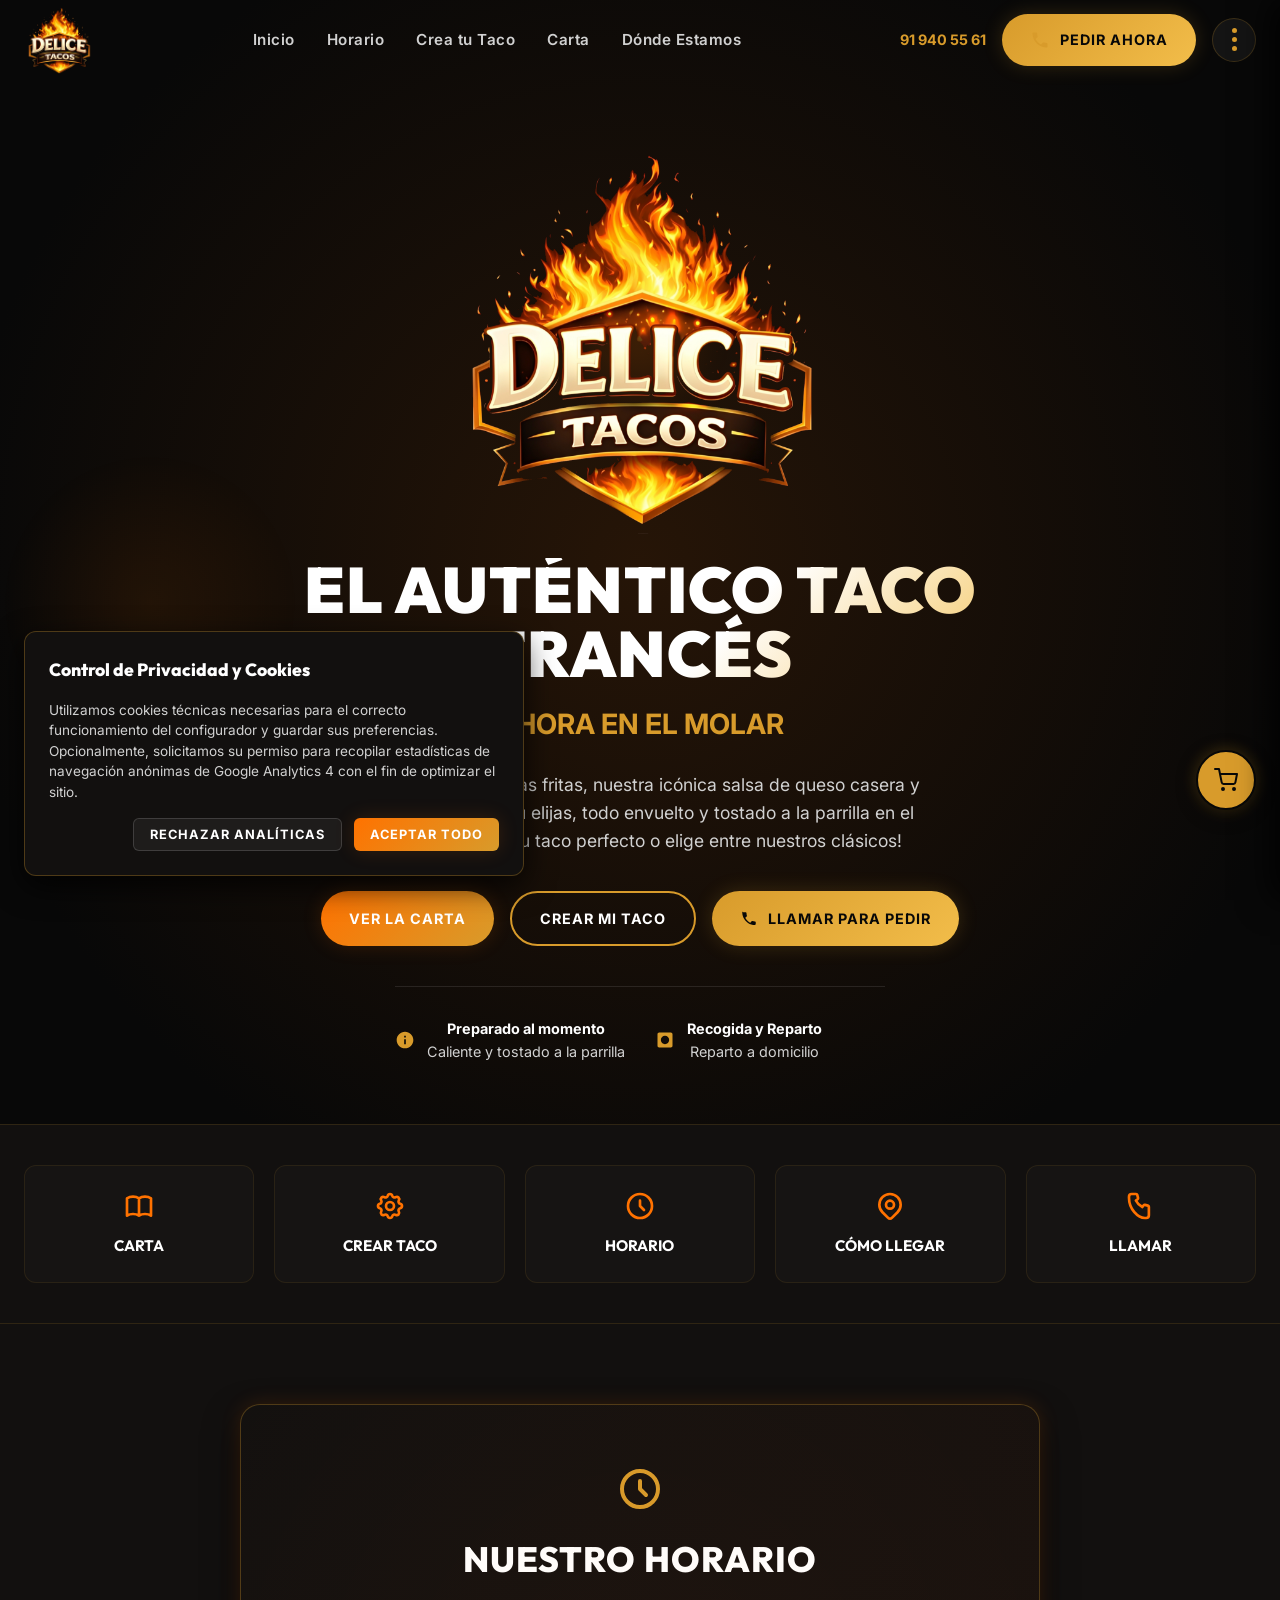
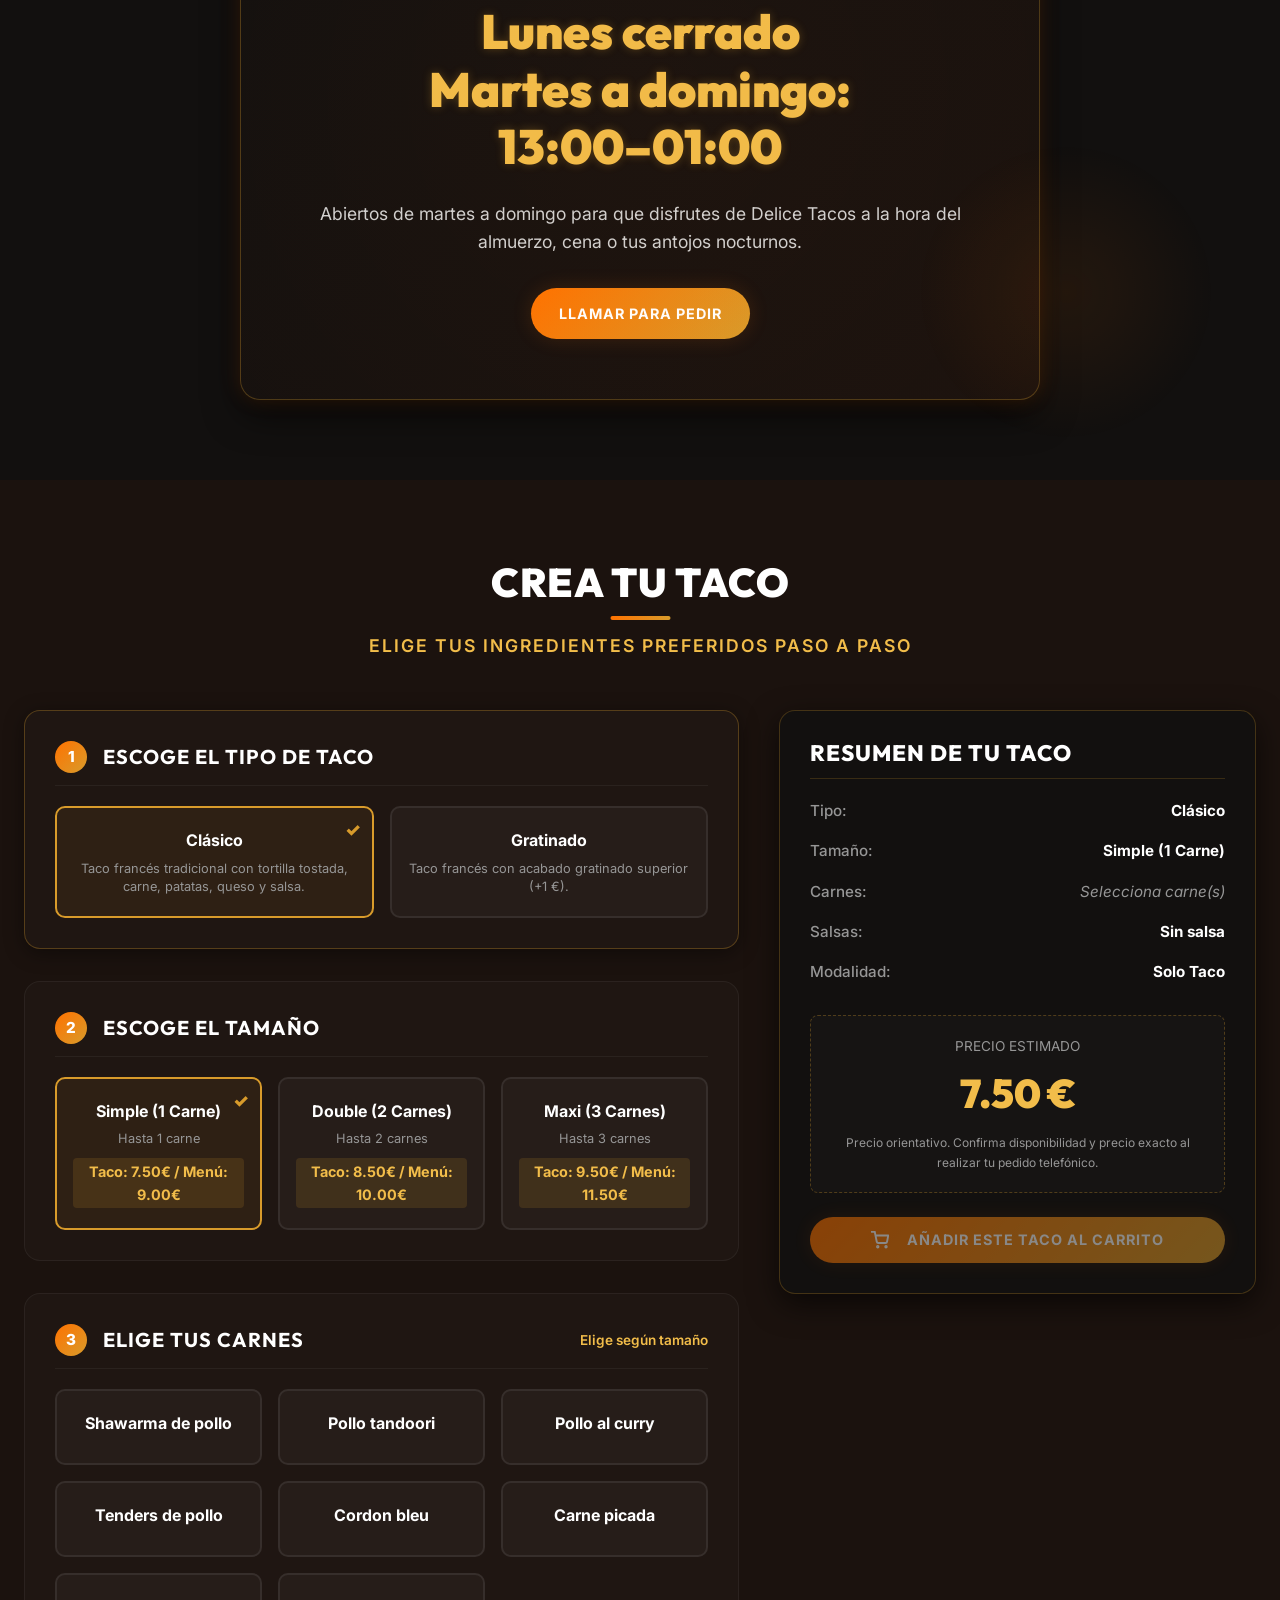
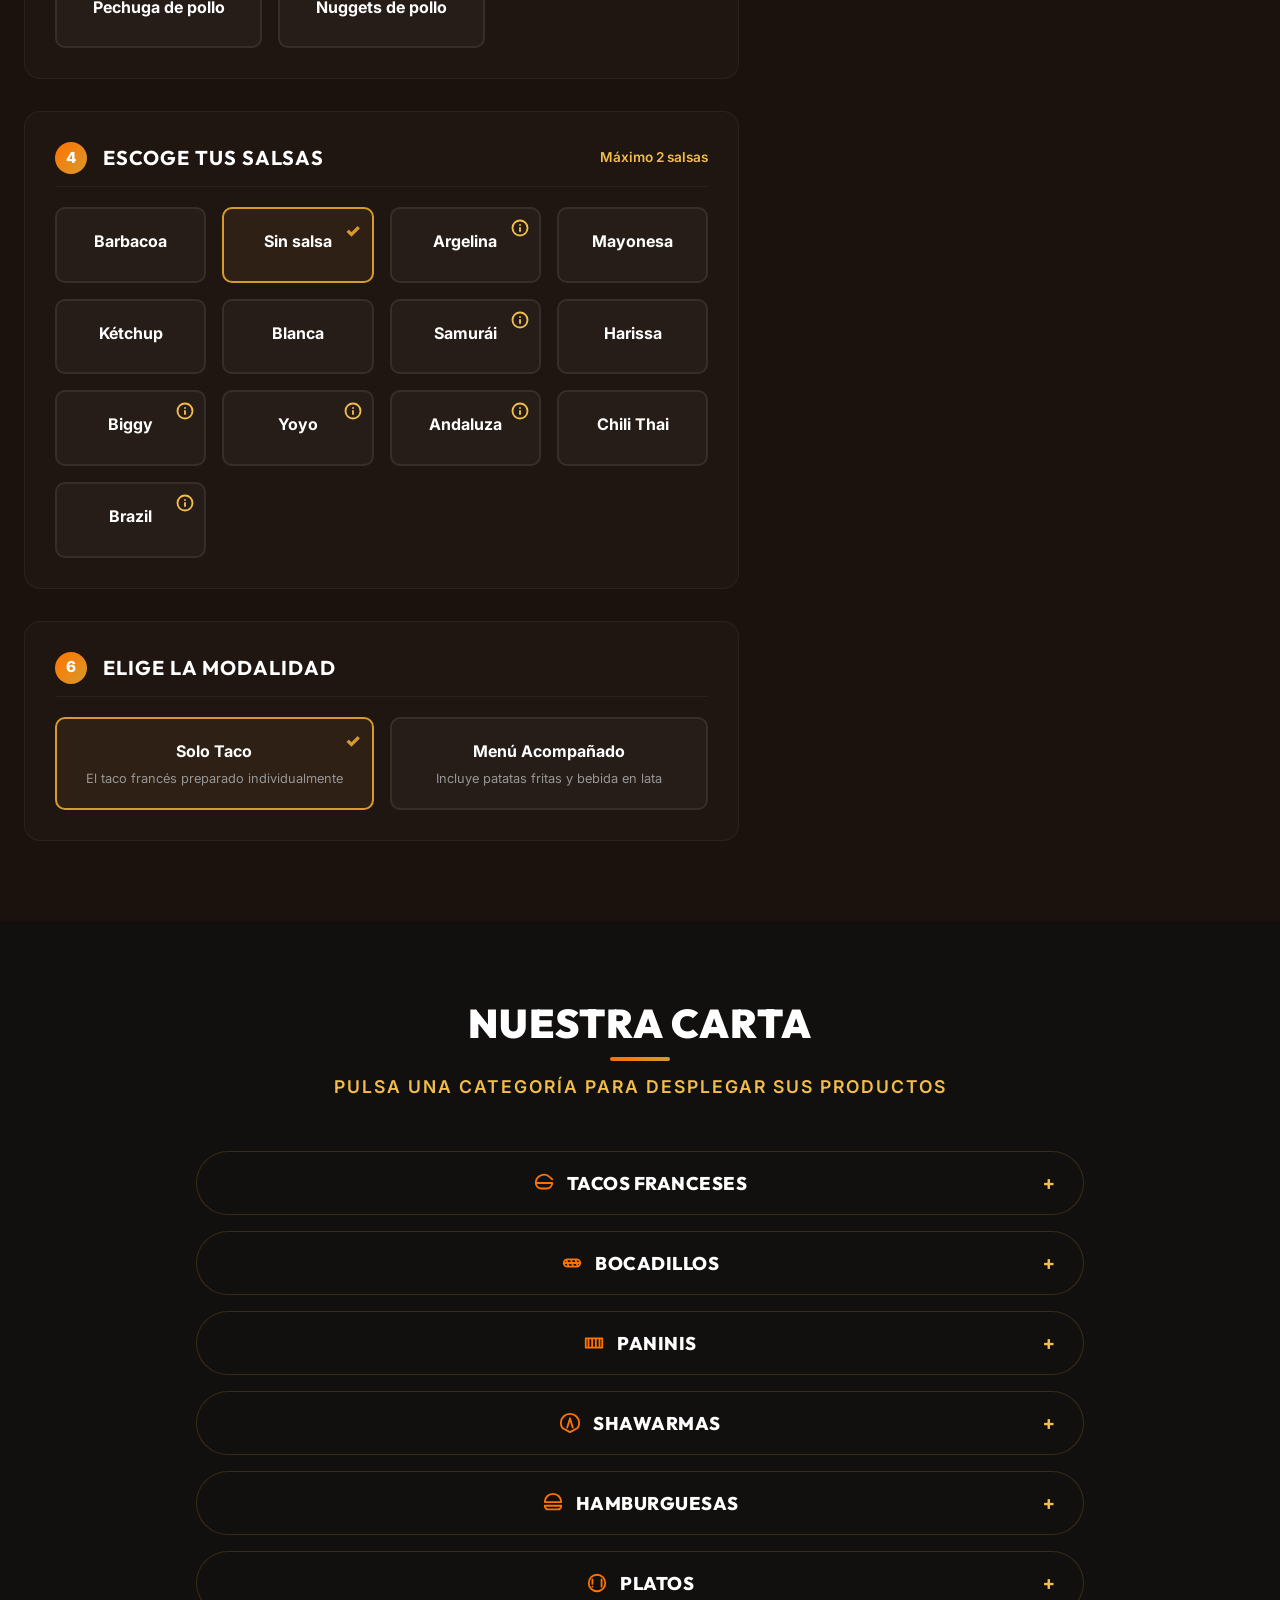
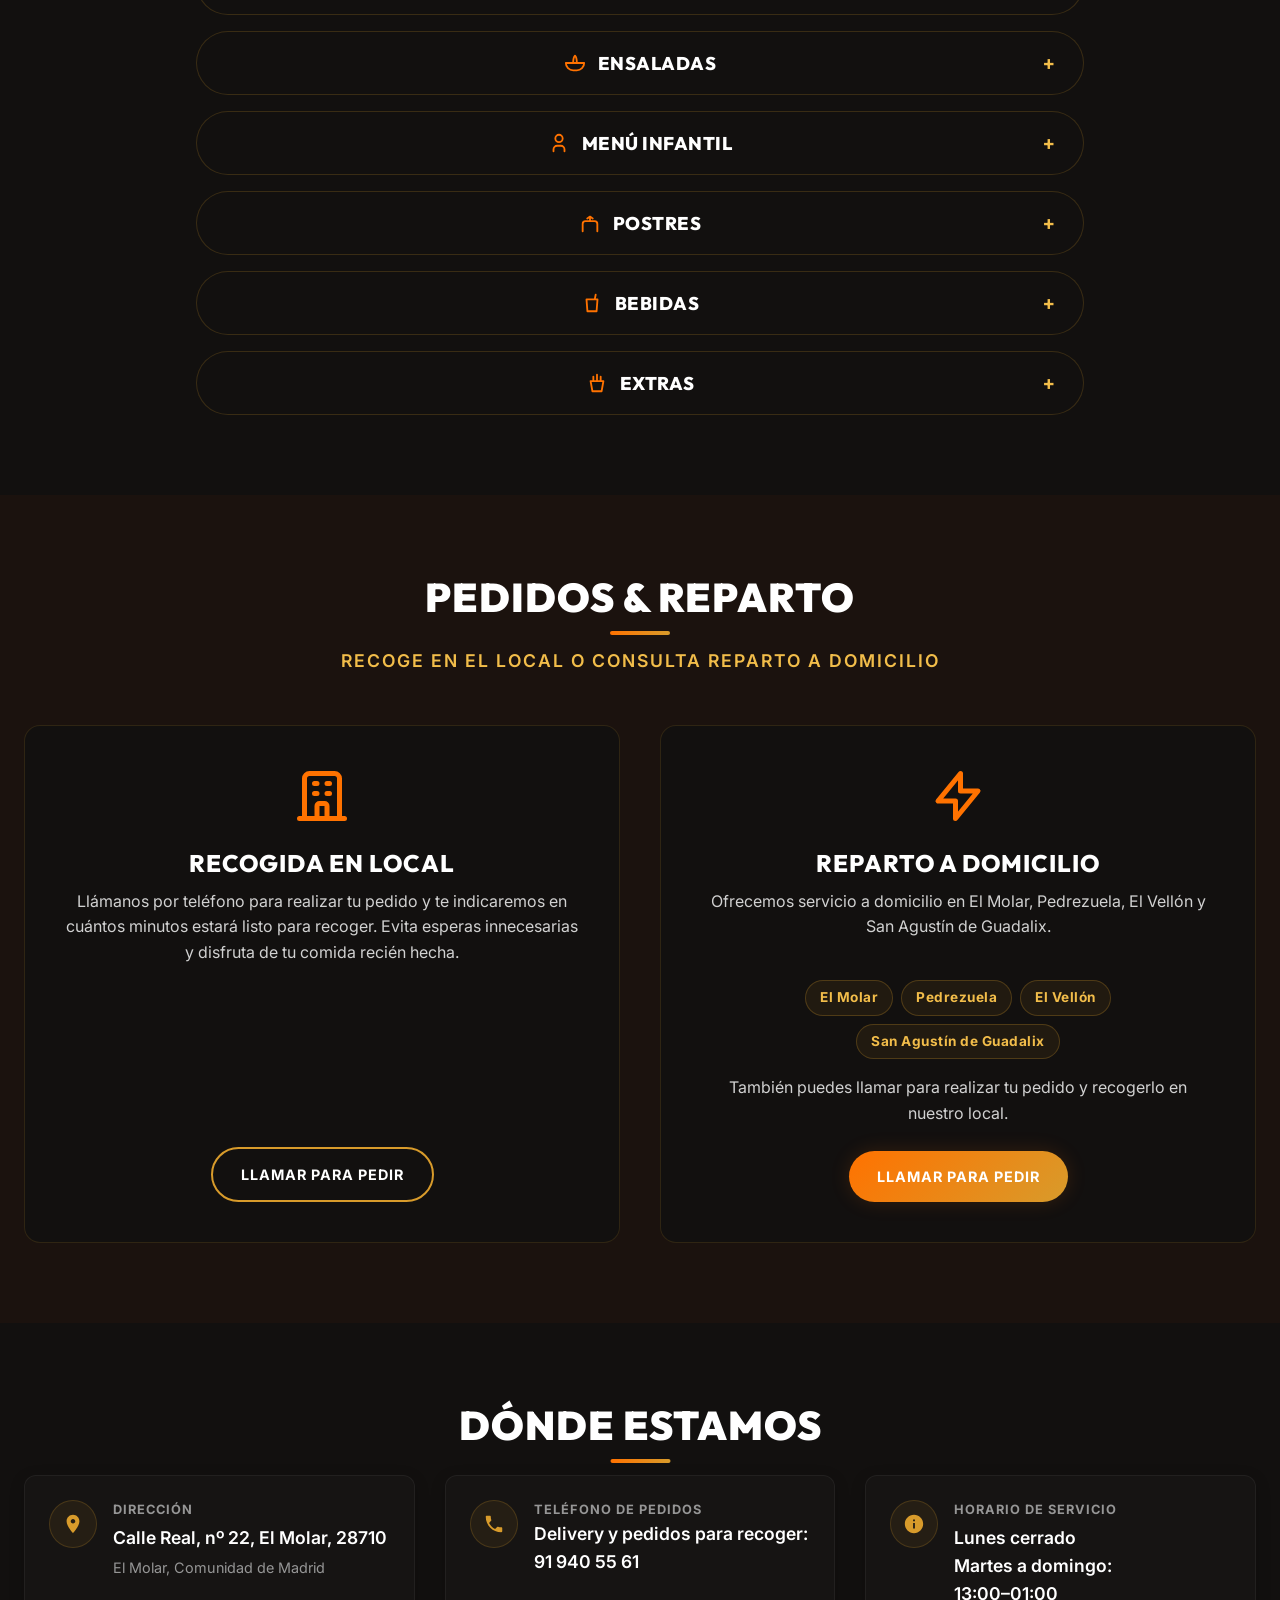
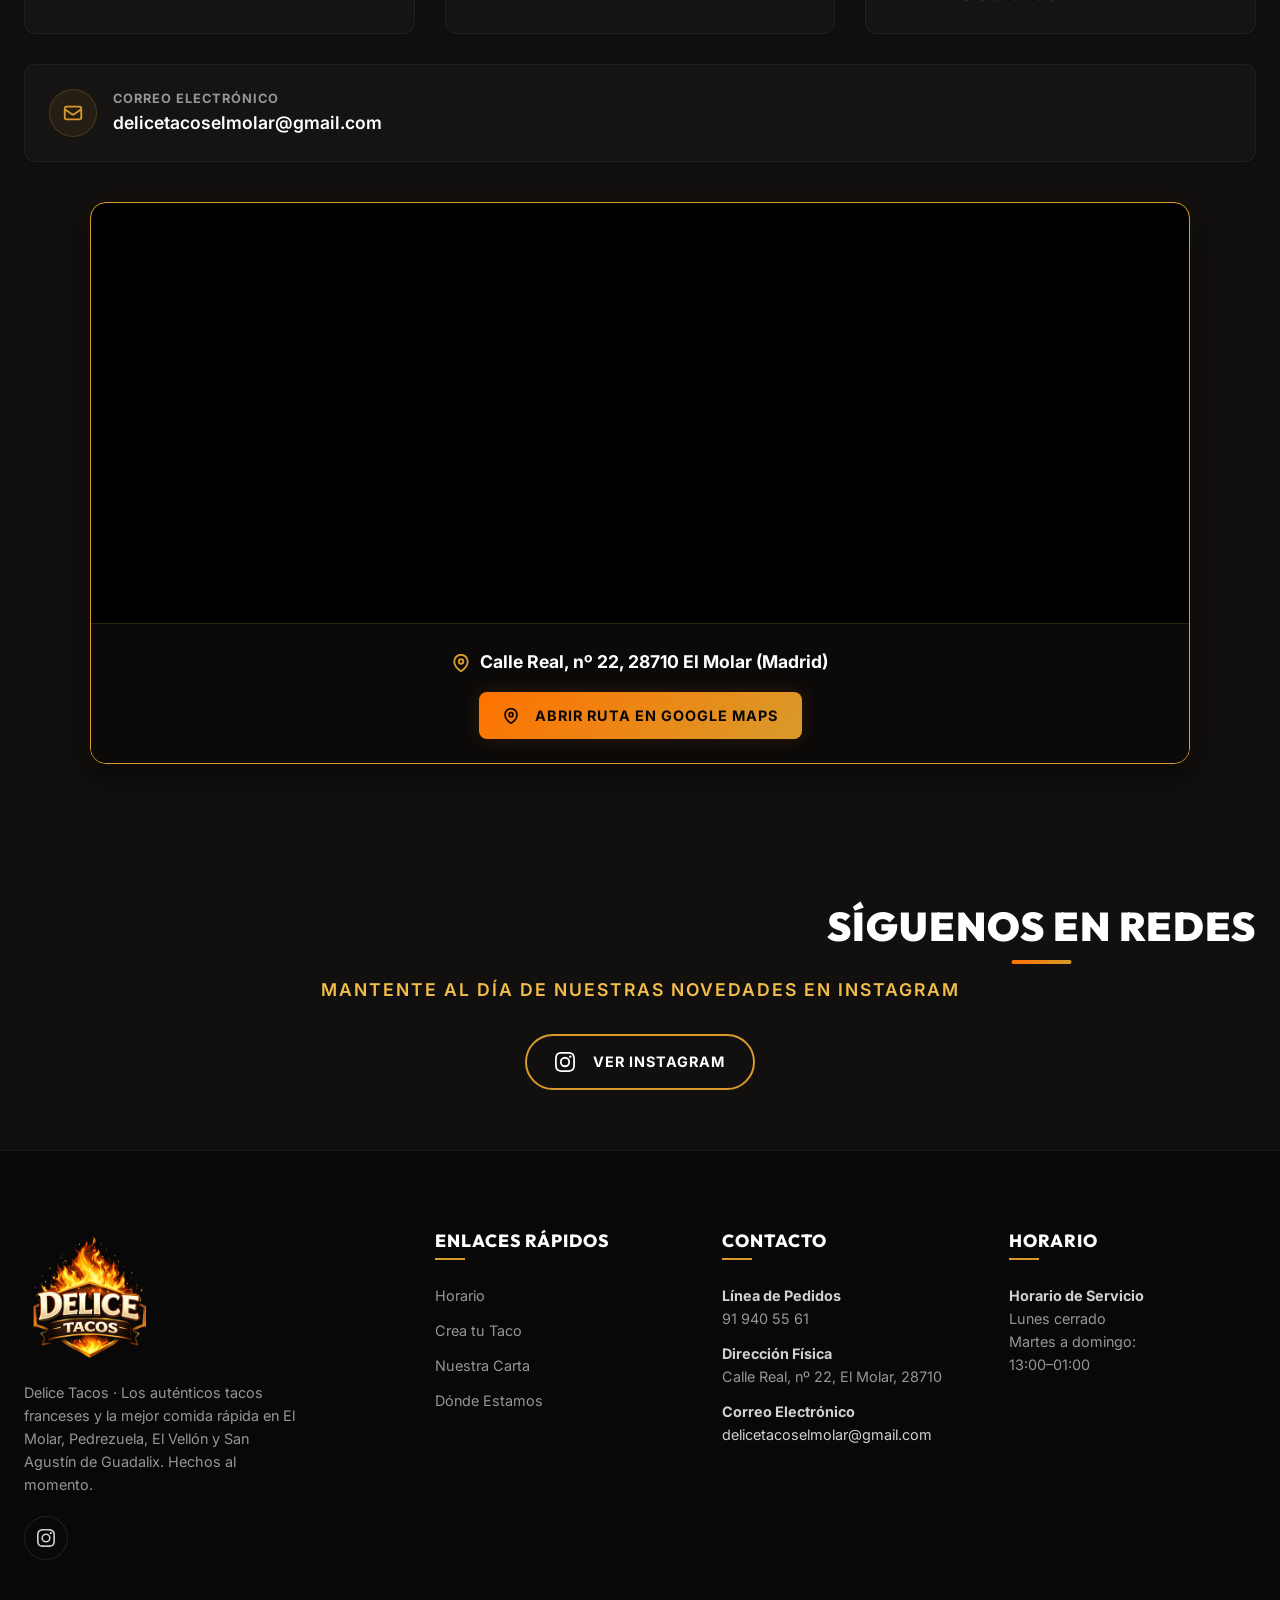
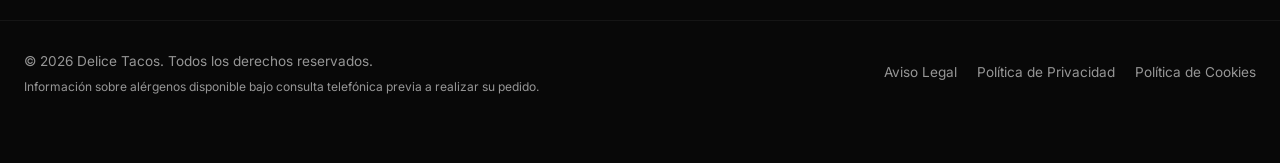
<file: tacos de4lice8/index.html>
<!DOCTYPE html>
<html lang="es">
<head>
  <meta charset="UTF-8">
  <meta name="viewport" content="width=device-width, initial-scale=1.0">
  
  <!-- SEO Meta Tags -->
  <title>Delice Tacos | Tacos franceses en El Molar</title>
  <meta name="description" content="Descubre Delice Tacos en El Molar. Tacos franceses, hamburguesas, shawarmas, bocadillos y mucho más. Lunes cerrado. Martes a domingo de 13:00 a 01:00. ¡Llama y pide!">
  <link rel="canonical" href="https://www.delicetacos.es/">
  
  <!-- Open Graph / Facebook -->
  <meta property="og:type" content="website">
  <meta property="og:url" content="https://www.delicetacos.es/">
  <meta property="og:title" content="Delice Tacos | Tacos franceses en El Molar">
  <meta property="og:description" content="Personaliza tu taco francés clásico o gratinado con ingredientes a tu gusto en El Molar. Hamburguesas, Bocadillos, Paninis y Shawarmas. Lunes cerrado. Martes a domingo: 13:00-01:00.">
  <meta property="og:image" content="https://www.delicetacos.es/assets/images/hero-taco.jpg">

  <!-- Favicon -->
  <link rel="icon" type="image/png" href="assets/logo/logo-small.png">
  
  <!-- CSS Stylesheets -->
  <link rel="stylesheet" href="styles/main.css?v=5">
  <link rel="stylesheet" href="styles/responsive.css?v=5">
  <link rel="stylesheet" href="styles/cart.css?v=5">
  
  <!-- Structured Data (JSON-LD) - Local Business & Restaurant -->
  <script type="application/ld+json">
    {
      "@context": "https://schema.org",
      "@graph": [
        {
          "@type": "Restaurant",
          "@id": "https://www.delicetacos.es/#restaurant",
          "name": "Delice Tacos",
          "image": "https://www.delicetacos.es/assets/images/hero-taco.jpg",
          "url": "https://www.delicetacos.es/",
          "telephone": "+34919405561",
          "priceRange": "€",
          "servesCuisine": ["French Tacos", "Burgers", "Shawarmas", "Halal"],
          "address": {
            "@type": "PostalAddress",
            "streetAddress": "Calle Real, nº 22, El Molar, 28710",
            "addressLocality": "El Molar",
            "addressRegion": "Madrid",
            "postalCode": "28710",
            "addressCountry": "ES"
          },
          "geo": {
            "@type": "GeoCoordinates",
            "latitude": 40.7352,
            "longitude": -3.5818
          },
          "openingHoursSpecification": [
            {
              "@type": "OpeningHoursSpecification",
              "dayOfWeek": [
                "Tuesday",
                "Wednesday",
                "Thursday",
                "Friday",
                "Saturday",
                "Sunday"
              ],
              "opens": "13:00",
              "closes": "01:00"
            }
          ],
          "sameAs": [
            "https://www.instagram.com/tacos_delice/"
          ]
        }
      ]
    }
  </script>
</head>
<body>

  <!-- Cabecera Sticky -->
  <header class="header" id="main-header">
    <div class="container header-container">
      <!-- Logotipo -->
      <a href="#inicio" class="logo-link" aria-label="Delice Tacos Inicio">
        <img src="assets/logo/logo-small.png" alt="Delice Tacos Logo" class="logo-img">
      </a>
      
      <!-- Navegación Escritorio -->
      <nav class="nav-menu" aria-label="Navegación principal">
        <a href="#inicio" class="nav-link">Inicio</a>
        <a href="#horario" class="nav-link">Horario</a>
        <a href="#configurador" class="nav-link">Crea tu Taco</a>
        <a href="#carta" class="nav-link">Carta</a>
        <a href="#reparto" class="nav-link">Dónde Estamos</a>
      </nav>
      
      <!-- Botones de Acción Derecho -->
      <div class="header-right">
        <a href="tel:+34919405561" class="phone-link phone-header phone-text" id="header-phone-text">91 940 55 61</a>
        <a href="tel:+34919405561" class="btn btn-call phone-link" id="header-call-btn" aria-label="Llamar para pedir">
          <!-- Icono Teléfono SVG -->
          <svg class="hero-info-icon" fill="currentColor" viewBox="0 0 24 24" width="20" height="20">
            <path d="M6.62 10.79c1.44 2.83 3.76 5.14 6.59 6.59l2.2-2.2c.27-.27.67-.36 1.02-.24 1.12.37 2.33.57 3.57.57.55 0 1 .45 1 1V20c0 .55-.45 1-1 1-9.39 0-17-7.61-17-17 0-.55.45-1 1-1h3.5c.55 0 1 .45 1 1 0 1.25.2 2.45.57 3.57.11.35.03.74-.25 1.02l-2.2 2.2z"/>
          </svg>
          <span>Pedir Ahora</span>
        </a>
        
        <!-- Botón de Menú 3 Puntos -->
        <button class="btn-dots" id="drawer-trigger" aria-label="Abrir menú de navegación" aria-expanded="false" aria-controls="drawer-menu">
          <span></span>
          <span></span>
          <span></span>
        </button>
      </div>
    </div>
  </header>

  <!-- Panel Lateral Desplegable (Drawer de 3 puntos) -->
  <div class="drawer-overlay" id="drawer-overlay"></div>
  <aside class="drawer" id="drawer-menu" aria-label="Panel de navegación lateral" aria-hidden="true">
    <div class="drawer-header">
      <img src="assets/logo/logo-small.png" alt="Delice Tacos Logo" class="drawer-logo">
      <button class="drawer-close" id="drawer-close" aria-label="Cerrar menú">&times;</button>
    </div>
    <nav class="drawer-menu" aria-label="Menú móvil">
      <a href="#horario" class="drawer-link">Horario</a>
      <a href="#configurador" class="drawer-link">Crea tu Taco</a>
      <a href="#carta" class="drawer-link">Carta Digital</a>
      <a href="#reparto" class="drawer-link">Dónde Estamos</a>
      <a href="tel:+34919405561" class="drawer-link phone-link">Llamar para Pedir</a>
    </nav>
    <div class="drawer-info">
      <div class="drawer-phone-box">
        <div class="drawer-phone-title">Pide por teléfono</div>
        <a href="tel:+34919405561" class="drawer-phone-num phone-link phone-text">91 940 55 61</a>
      </div>
      <div class="drawer-socials">
        <a href="https://www.instagram.com/tacos_delice/" class="drawer-social-btn instagram-link" target="_blank" rel="noopener noreferrer" aria-label="Ver Instagram">
          <svg width="20" height="20" fill="currentColor" viewBox="0 0 24 24"><path d="M12 2.163c3.204 0 3.584.012 4.85.07 3.252.148 4.771 1.691 4.919 4.919.058 1.265.069 1.645.069 4.849 0 3.205-.012 3.584-.069 4.849-.149 3.225-1.664 4.771-4.919 4.919-1.266.058-1.644.07-4.85.07-3.204 0-3.584-.012-4.849-.07-3.26-.149-4.771-1.699-4.919-4.92-.058-1.265-.07-1.644-.07-4.849 0-3.204.013-3.583.07-4.849.149-3.227 1.664-4.771 4.919-4.919 1.266-.057 1.645-.069 4.849-.069zM12 0C8.741 0 8.333.014 7.053.072 2.695.272.273 2.69.073 7.051.014 8.333 0 8.741 0 12c0 3.259.014 3.668.072 4.948.2 4.358 2.618 6.78 6.98 6.98 1.281.058 1.689.072 4.948.072 3.259 0 3.668-.014 4.948-.072 4.354-.2 6.782-2.618 6.979-6.98.059-1.28.073-1.689.073-4.948 0-3.259-.014-3.667-.072-4.947-.196-4.354-2.617-6.78-6.979-6.98C15.668.014 15.259 0 12 0zm0 5.838a6.162 6.162 0 100 12.324 6.162 6.162 0 000-12.324zM12 16a4 4 0 110-8 4 4 0 010 8zm6.406-11.845a1.44 1.44 0 100 2.881 1.44 1.44 0 000-2.881z"/></svg>
        </a>
        </div>
    </div>
  </aside>

  <!-- Hero Principal -->
  <section class="hero" id="inicio">
    <div class="fire-glow"></div>
    <div class="container hero-container-centered">
      <div class="hero-logo-wrap">
        <img src="assets/logo/logo.png" alt="Delice Tacos Logo" class="hero-logo" decoding="async">
      </div>
      <div class="hero-content-centered">
        <h1 class="hero-title">EL AUTÉNTICO TACO FRANCÉS</h1>
        <div class="hero-subtitle">Ahora en El Molar</div>
        <p class="hero-desc">
          Carne fresca, patatas fritas, nuestra icónica salsa de queso casera y los aderezos que tú elijas, todo envuelto y tostado a la parrilla en el momento. ¡Crea tu taco perfecto o elige entre nuestros clásicos!
        </p>
        <div class="hero-buttons">
          <a href="#carta" class="btn btn-primary">
            <span>Ver la Carta</span>
          </a>
          <a href="#configurador" class="btn btn-secondary">
            <span>Crear mi Taco</span>
          </a>
          <a href="tel:+34919405561" class="btn btn-call phone-link" id="hero-call-btn">
            <svg viewBox="0 0 24 24" width="18" height="18" fill="currentColor">
              <path d="M20.01 15.38c-1.23 0-2.42-.2-3.53-.56-.35-.12-.74-.03-1.01.24l-1.57 1.97c-2.83-1.35-5.48-3.9-6.89-6.83l1.95-1.66c.27-.28.35-.67.24-1.02-.37-1.11-.56-2.3-.56-3.53 0-.54-.45-.99-.99-.99H4.19C3.65 2 3 2.45 3 2.99 3 12.37 10.63 20 20.01 20c.54 0 .99-.65.99-1.19v-2.44c0-.54-.45-.99-.99-.99z"/>
            </svg>
            <span>Llamar para Pedir</span>
          </a>
        </div>
        <div class="hero-info-grid">
          <div class="hero-info-item">
            <svg class="hero-info-icon" viewBox="0 0 24 24" fill="currentColor">
              <path d="M12 2C6.48 2 2 6.48 2 12s4.48 10 10 10 10-4.48 10-10S17.52 2 12 2zm1 15h-2v-6h2v6zm0-8h-2V7h2v2z"/>
            </svg>
            <div class="hero-info-text">
              <strong>Preparado al momento</strong>
              <span>Caliente y tostado a la parrilla</span>
            </div>
          </div>
          <div class="hero-info-item">
            <svg class="hero-info-icon" viewBox="0 0 24 24" fill="currentColor">
              <path d="M19 3H5c-1.1 0-2 .9-2 2v14c0 1.1.9 2 2 2h14c1.1 0 2-.9 2-2V5c0-1.1-.9-2-2-2zm-7 14c-2.76 0-5-2.24-5-5s2.24-5 5-5 5 2.24 5 5-2.24 5-5 5z"/>
            </svg>
            <div class="hero-info-text">
              <strong>Recogida y Reparto</strong>
              <span>Reparto a domicilio</span>
            </div>
          </div>
        </div>
      </div>
    </div>
  </section>
<!-- Accesos Rápidos -->
  <div class="shortcuts bg-charcoal">
    <div class="container shortcuts-grid">
      <a href="#carta" class="shortcut-card">
        <svg class="shortcut-icon" fill="none" stroke="currentColor" stroke-width="2" viewBox="0 0 24 24">
          <path stroke-linecap="round" stroke-linejoin="round" d="M12 6.253v13m0-13C10.832 5.477 9.246 5 7.5 5S4.168 5.477 3 6.253v13C4.168 18.477 5.754 18 7.5 18s3.332.477 4.5 1.253m0-13C13.168 5.477 14.754 5 16.5 5c1.747 0 3.332.477 4.5 1.253v13C19.832 18.477 18.247 18 16.5 18c-1.746 0-3.332.477-4.5 1.253"/>
        </svg>
        <span class="shortcut-title">Carta</span>
      </a>
      <a href="#configurador" class="shortcut-card">
        <svg class="shortcut-icon" fill="none" stroke="currentColor" stroke-width="2" viewBox="0 0 24 24">
          <path stroke-linecap="round" stroke-linejoin="round" d="M10.325 4.317c.426-1.756 2.924-1.756 3.35 0a1.724 1.724 0 002.573 1.066c1.543-.94 3.31.826 2.37 2.37a1.724 1.724 0 001.065 2.572c1.756.426 1.756 2.924 0 3.35a1.724 1.724 0 00-1.066 2.573c.94 1.543-.826 3.31-2.37 2.37a1.724 1.724 0 00-2.572 1.065c-.426 1.756-2.924 1.756-3.35 0a1.724 1.724 0 00-2.573-1.066c-1.543.94-3.31-.826-2.37-2.37a1.724 1.724 0 00-1.065-2.572c-1.756-.426-1.756-2.924 0-3.35a1.724 1.724 0 001.066-2.573c-.94-1.543.826-3.31 2.37-2.37.996.608 2.296.07 2.572-1.065z"/>
          <path stroke-linecap="round" stroke-linejoin="round" d="M15 12a3 3 0 11-6 0 3 3 0 016 0z"/>
        </svg>
        <span class="shortcut-title">Crear Taco</span>
      </a>
      <a href="#horario" class="shortcut-card">
        <svg class="shortcut-icon" fill="none" stroke="currentColor" stroke-width="2" viewBox="0 0 24 24">
          <path stroke-linecap="round" stroke-linejoin="round" d="M12 8v4l3 3m6-3a9 9 0 11-18 0 9 9 0 0118 0z"/>
        </svg>
        <span class="shortcut-title">Horario</span>
      </a>
      <a href="#reparto" class="shortcut-card">
        <svg class="shortcut-icon" fill="none" stroke="currentColor" stroke-width="2" viewBox="0 0 24 24">
          <path stroke-linecap="round" stroke-linejoin="round" d="M17.657 16.657L13.414 20.9a1.998 1.998 0 01-2.827 0l-4.244-4.243a8 8 0 1111.314 0z"/>
          <path stroke-linecap="round" stroke-linejoin="round" d="M15 11a3 3 0 11-6 0 3 3 0 016 0z"/>
        </svg>
        <span class="shortcut-title">Cómo Llegar</span>
      </a>
      <a href="tel:+34919405561" class="shortcut-card phone-link">
        <svg class="shortcut-icon" fill="none" stroke="currentColor" stroke-width="2" viewBox="0 0 24 24">
          <path stroke-linecap="round" stroke-linejoin="round" d="M3 5a2 2 0 012-2h3.28a1 1 0 01.94.725l.548 2.2a1 1 0 01-.321.988l-1.305.98a10.582 10.582 0 004.872 4.872l.98-1.305a1 1 0 01.988-.321l2.2.548a1 1 0 01.725.94V19a2 2 0 01-2 2h-1C9.716 21 3 14.284 3 6V5z"/>
        </svg>
        <span class="shortcut-title">Llamar</span>
      </a>
    </div>
  </div>

  <!-- Sección Horario -->
  <section class="schedule bg-charcoal" id="horario">
    <div class="fire-glow" style="bottom: 5%; right: 5%;"></div>
    <div class="container">
      <div class="schedule-box">
        <!-- Icono Reloj SVG -->
        <svg class="schedule-icon" fill="none" stroke="currentColor" stroke-width="2" viewBox="0 0 24 24">
          <path stroke-linecap="round" stroke-linejoin="round" d="M12 8v4l3 3m6-3a9 9 0 11-18 0 9 9 0 0118 0z"/>
        </svg>
        <h2 class="schedule-title">NUESTRO HORARIO</h2>
        <div class="schedule-time">Lunes cerrado<br>Martes a domingo:<br>13:00–01:00</div>
        <p class="schedule-desc">Abiertos de martes a domingo para que disfrutes de Delice Tacos a la hora del almuerzo, cena o tus antojos nocturnos.</p>
        <a href="tel:+34919405561" class="btn btn-primary phone-link">Llamar para Pedir</a>
      </div>
    </div>
  </section>

  <!-- Configurador Interactivo "CREA TU TACO" -->
  <section class="builder bg-brown" id="configurador">
    <div class="container">
      <h2 class="section-title">CREA TU TACO</h2>
      <p class="section-subtitle">Elige tus ingredientes preferidos paso a paso</p>
      
      <div class="builder-grid" id="taco-builder-container">
        <!-- Pasos del Configurador (Izquierda) -->
        <div class="builder-steps">
          
          <!-- Paso 1: Tipo -->
          <div class="builder-step active-step" id="builder-step-type">
            <div class="builder-step-header">
              <span class="builder-step-num">1</span>
              <h3 class="builder-step-title">Escoge el tipo de taco</h3>
            </div>
            <div class="builder-options-grid" id="builder-type-grid">
              <!-- Renderizado dinámico desde taco-builder.js -->
            </div>
          </div>
          
          <!-- Paso 2: Tamaño -->
          <div class="builder-step" id="builder-step-size">
            <div class="builder-step-header">
              <span class="builder-step-num">2</span>
              <h3 class="builder-step-title">Escoge el tamaño</h3>
            </div>
            <div class="builder-options-grid grid-3" id="builder-size-grid">
              <!-- Renderizado dinámico desde taco-builder.js -->
            </div>
          </div>
          
          <!-- Paso 3: Carnes -->
          <div class="builder-step" id="builder-step-meat">
            <div class="builder-step-header">
              <span class="builder-step-num">3</span>
              <h3 class="builder-step-title">Elige tus carnes</h3>
              <span class="builder-step-info" id="meats-limit-info">Elige según tamaño</span>
            </div>
            <div class="builder-options-grid grid-3" id="builder-meat-grid">
              <!-- Renderizado dinámico desde taco-builder.js -->
            </div>
          </div>
          
          <!-- Paso 4: Salsas -->
          <div class="builder-step" id="builder-step-sauce">
            <div class="builder-step-header">
              <span class="builder-step-num">4</span>
              <h3 class="builder-step-title">Escoge tus salsas</h3>
              <span class="builder-step-info">Máximo 2 salsas</span>
            </div>
            <div class="builder-options-grid grid-4" id="builder-sauce-grid">
              <!-- Renderizado dinámico desde taco-builder.js -->
            </div>
          </div>
          
          <!-- Paso 5: Acabado/Gratinado (Condicional) -->
          <div class="builder-step" id="builder-step-gratin" style="display: none;">
            <div class="builder-step-header">
              <span class="builder-step-num">5</span>
              <h3 class="builder-step-title">Escoge el gratinado superior</h3>
              <span class="builder-step-info">+1.00 €</span>
            </div>
            <div class="builder-options-grid grid-3" id="builder-gratin-grid">
              <!-- Renderizado dinámico desde taco-builder.js -->
            </div>
          </div>
          
          <!-- Paso 6: Modalidad -->
          <div class="builder-step" id="builder-step-modality">
            <div class="builder-step-header">
              <span class="builder-step-num">6</span>
              <h3 class="builder-step-title">Elige la modalidad</h3>
            </div>
            <div class="builder-options-grid" id="builder-modality-grid">
              <!-- Renderizado dinámico desde taco-builder.js -->
            </div>
          </div>
          
          <!-- Paso 7: Bebida del Menú (Condicional) -->
          <div class="builder-step" id="builder-step-drink" style="display: none;">
            <div class="builder-step-header">
              <span class="builder-step-num">7</span>
              <h3 class="builder-step-title">¿Qué bebida quieres con tu menú?</h3>
              <span class="builder-step-info">Obligatorio</span>
            </div>
            <div class="builder-options-grid grid-3" id="builder-drink-grid">
              <!-- Renderizado dinámico desde taco-builder.js -->
            </div>
            <div class="drink-warning" id="builder-drink-warning" style="display: none; color: #ff6b6b; font-size: 0.85rem; margin-top: 8px; font-weight: 600;">
              Selecciona una bebida para continuar
            </div>
          </div>
          
        </div>
        
        <!-- Resumen del Taco (Derecha en Desktop, abajo en Móvil) -->
        <div class="builder-summary-container">
          <div class="builder-summary-sticky">
            <h3 class="builder-summary-title">Resumen de tu Taco</h3>
            
            <div class="summary-list">
              <div class="summary-item">
                <span class="summary-item-label">Tipo:</span>
                <span class="summary-item-value" id="sum-type">Clásico</span>
              </div>
              <div class="summary-item">
                <span class="summary-item-label">Tamaño:</span>
                <span class="summary-item-value" id="sum-size">Simple (1 Carne)</span>
              </div>
              <div class="summary-item">
                <span class="summary-item-label">Carnes:</span>
                <span class="summary-item-value placeholder" id="sum-meats">Selecciona carne(s)</span>
              </div>
              <div class="summary-item">
                <span class="summary-item-label">Salsas:</span>
                <span class="summary-item-value placeholder" id="sum-sauces">Selecciona salsas</span>
              </div>
              <div class="summary-item" id="sum-gratin-row" style="display: none;">
                <span class="summary-item-label">Gratinado:</span>
                <span class="summary-item-value placeholder" id="sum-gratin">Selecciona gratinado</span>
              </div>
              <div class="summary-item">
                <span class="summary-item-label">Modalidad:</span>
                <span class="summary-item-value" id="sum-modality">Solo Taco</span>
              </div>
              <div class="summary-item" id="sum-drink-row" style="display: none;">
                <span class="summary-item-label">Bebida:</span>
                <span class="summary-item-value placeholder" id="sum-drink">Selecciona bebida</span>
              </div>
            </div>
            
            <!-- Bloque de Precio -->
            <div class="builder-price-box">
              <div class="builder-price-label">Precio Estimado</div>
              <div class="builder-price-amount" id="builder-total-amount">7.00 €</div>
              <div class="builder-price-disclaimer">Precio orientativo. Confirma disponibilidad y precio exacto al realizar tu pedido telefónico.</div>
            </div>
            
            <!-- Botón de Pedido -->
            <button type="button" class="btn btn-primary" id="builder-add-cart-btn" style="width: 100%; border: none;" disabled>
              <svg viewBox="0 0 24 24" width="18" height="18" fill="none" stroke="currentColor" stroke-width="2.5" stroke-linecap="round" stroke-linejoin="round" style="margin-right: 8px;">
                <circle cx="9" cy="21" r="1"></circle>
                <circle cx="20" cy="21" r="1"></circle>
                <path d="M1 1h4l2.68 13.39a2 2 0 0 0 2 1.61h9.72a2 2 0 0 0 2-1.61L23 6H6"></path>
              </svg>
              <span>Añadir este Taco al Carrito</span>
            </button>
          </div>
        </div>
      </div>
    </div>
  </section>

  <!-- Carta Completa (Digital Menu) -->
  <section class="menu bg-charcoal" id="carta">
    <div class="container menu-accordion-container" style="max-width: 900px; padding: 0 16px;">
      <h2 class="section-title">Nuestra Carta</h2>
      <p class="section-subtitle">Pulsa una categoría para desplegar sus productos</p>
      
      <!-- Contenedor del Acordeón -->
      <div class="accordion" id="menu-accordion">
        <!-- Se inyectará dinámicamente desde scripts/menu.js -->
      </div>
    </div>
  </section>

  <!-- Reparto y Recogida -->
  <section class="delivery bg-brown" id="reparto">
    <div class="container">
      <h2 class="section-title">PEDIDOS & REPARTO</h2>
      <p class="section-subtitle">Recoge en el local o consulta reparto a domicilio</p>
      
      <div class="delivery-grid">
        <!-- Recogida -->
        <div class="delivery-card">
          <!-- Icono Local SVG -->
          <svg class="delivery-icon" fill="none" stroke="currentColor" stroke-width="2" viewBox="0 0 24 24">
            <path stroke-linecap="round" stroke-linejoin="round" d="M19 21V5a2 2 0 00-2-2H7a2 2 0 00-2 2v16m14 0h2m-2 0h-5m-9 0H3m2 0h5M9 7h1m-1 4h1m4-4h1m-1 4h1m-5 10v-5a1 1 0 011-1h2a1 1 0 011 1v5m-4 0h4"/>
          </svg>
          <h3 class="delivery-title">Recogida en Local</h3>
          <p class="delivery-desc">Llámanos por teléfono para realizar tu pedido y te indicaremos en cuántos minutos estará listo para recoger. Evita esperas innecesarias y disfruta de tu comida recién hecha.</p>
          <a href="tel:+34919405561" class="btn btn-secondary phone-link">Llamar para Pedir</a>
        </div>
        
        <!-- Reparto -->
        <div class="delivery-card">
          <!-- Icono Moto/Delivery SVG -->
          <svg class="delivery-icon" fill="none" stroke="currentColor" stroke-width="2" viewBox="0 0 24 24">
            <path stroke-linecap="round" stroke-linejoin="round" d="M13 10V3L4 14h7v7l9-11h-7z"/>
          </svg>
          <h3 class="delivery-title">Reparto a Domicilio</h3>
          <p class="delivery-desc">Ofrecemos servicio a domicilio en El Molar, Pedrezuela, El Vellón y San Agustín de Guadalix.</p>
          <div class="delivery-zones">
            <span class="zone-tag">El Molar</span>
            <span class="zone-tag">Pedrezuela</span>
            <span class="zone-tag">El Vellón</span>
            <span class="zone-tag">San Agustín de Guadalix</span>
          </div>
          <p class="delivery-desc" style="margin-top: 0;">También puedes llamar para realizar tu pedido y recogerlo en nuestro local.</p>
          <a href="tel:+34919405561" class="btn btn-primary phone-link">Llamar para Pedir</a>
        </div>
      </div>
    </div>
  </section>

  <!-- Dónde Estamos (Contacto e Imagen estática ligera de Mapa) -->
  <section class="contact bg-charcoal" id="contacto">
    <div class="container">
      <h2 class="section-title">DÓNDE ESTAMOS</h2>
      
      <!-- Datos de contacto -->
      <div class="contact-details-row">
        <div class="contact-item">
          <div class="contact-icon-box">
            <svg class="contact-icon" fill="currentColor" viewBox="0 0 24 24">
              <path d="M12 2C8.13 2 5 5.13 5 9c0 5.25 7 13 7 13s7-7.75 7-13c0-3.87-3.13-7-7-7zm0 9.5c-1.38 0-2.5-1.12-2.5-2.5s1.12-2.5 2.5-2.5 2.5 1.12 2.5 2.5-1.12 2.5-2.5 2.5z"/>
            </svg>
          </div>
          <div>
            <div class="contact-text-label">Dirección</div>
            <div class="contact-text-value address-text">Calle Real, nº 22, El Molar, 28710</div>
            <div class="contact-text-value" style="font-size: 0.9rem; color: var(--muted-gray); font-weight: 400; margin-top: 4px;">El Molar, Comunidad de Madrid</div>
          </div>
        </div>

        <div class="contact-item">
          <div class="contact-icon-box">
            <svg class="contact-icon" fill="currentColor" viewBox="0 0 24 24">
              <path d="M6.62 10.79c1.44 2.83 3.76 5.14 6.59 6.59l2.2-2.2c.27-.27.67-.36 1.02-.24 1.12.37 2.33.57 3.57.57.55 0 1 .45 1 1V20c0 .55-.45 1-1 1-9.39 0-17-7.61-17-17 0-.55.45-1 1-1h3.5c.55 0 1 .45 1 1 0 1.25.2 2.45.57 3.57.11.35.03.74-.25 1.02l-2.2 2.2z"/>
            </svg>
          </div>
          <div>
            <div class="contact-text-label">Teléfono de Pedidos</div>
            <a href="tel:+34919405561" class="contact-text-value phone-link phone-text">Delivery y pedidos para recoger: 91 940 55 61</a>
          </div>
        </div>

        <div class="contact-item">
          <div class="contact-icon-box">
            <svg class="contact-icon" fill="currentColor" viewBox="0 0 24 24">
              <path d="M12 2C6.48 2 2 6.48 2 12s4.48 10 10 10 10-4.48 10-10S17.52 2 12 2zm1 15h-2v-6h2v6zm0-8h-2V7h2v2z"/>
            </svg>
          </div>
          <div>
            <div class="contact-text-label">Horario de Servicio</div>
            <div class="contact-text-value">Lunes cerrado<br>Martes a domingo:<br>13:00–01:00</div>
          </div>
        </div>

        <div class="contact-item">
          <div class="contact-icon-box">
            <svg class="contact-icon" fill="none" stroke="currentColor" stroke-width="2" viewBox="0 0 24 24">
              <path stroke-linecap="round" stroke-linejoin="round" d="M3 8l7.89 5.26a2 2 0 002.22 0L21 8M5 19h14a2 2 0 002-2V7a2 2 0 00-2-2H5a2 2 0 00-2 2v10a2 2 0 002 2z"/>
            </svg>
          </div>
          <div>
            <div class="contact-text-label">Correo Electrónico</div>
            <a href="mailto:delicetacoselmolar@gmail.com" class="contact-text-value" style="text-decoration: none; transition: var(--transition);">delicetacoselmolar@gmail.com</a>
          </div>
        </div>
      </div>

      <!-- Mapa interactivo real de Google Maps -->
      <div class="map-interactive-container">
        <iframe 
          src="https://maps.google.com/maps?q=Calle%20Real%2022%2028710%20El%20Molar%20Madrid&t=&z=16&ie=UTF8&iwloc=&output=embed"
          class="map-iframe"
          allowfullscreen=""
          loading="lazy"
          referrerpolicy="no-referrer-when-downgrade"
          title="Mapa de ubicación de Delice Tacos">
        </iframe>
        <div class="map-interactive-footer">
          <div class="map-address-visible">
          <svg viewBox="0 0 24 24" width="18" height="18" fill="none" stroke="currentColor" stroke-width="2.5" stroke-linecap="round" stroke-linejoin="round" style="margin-right: 6px; vertical-align: middle; color: var(--gold);">
            <path d="M21 10c0 7-9 13-9 13s-9-6-9-13a9 9 0 0118 0z"></path>
            <circle cx="12" cy="10" r="3"></circle>
          </svg>
          <span>Calle Real, nº 22, 28710 El Molar (Madrid)</span>
        </div>
          <a href="https://www.google.com/maps/search/?api=1&query=Calle+Real+22+28710+El+Molar+Madrid" 
             class="btn btn-primary map-route-btn" 
             target="_blank" 
             rel="noopener noreferrer">
            <svg viewBox="0 0 24 24" width="16" height="16" fill="none" stroke="currentColor" stroke-width="2.5" stroke-linecap="round" stroke-linejoin="round" style="margin-right: 8px; vertical-align: middle;">
              <path d="M21 10c0 7-9 13-9 13s-9-6-9-13a9 9 0 0118 0z"></path>
              <circle cx="12" cy="10" r="3"></circle>
            </svg>
            <span>Abrir ruta en Google Maps</span>
          </a>
        </div>
      </div>
    </div>
  </section>

  <!-- Redes Sociales Directas -->
  <section class="socials bg-charcoal" style="padding: 60px 0;">
    <div class="container text-center" style="text-align: center;">
      <h2 class="section-title">SÍGUENOS EN REDES</h2>
      <p class="section-subtitle" style="margin-bottom: 30px;">Mantente al día de nuestras novedades en Instagram</p>
      
      <div style="display: flex; justify-content: center; gap: 20px; flex-wrap: wrap;">
        <a href="https://www.instagram.com/tacos_delice/" class="btn btn-secondary instagram-link" target="_blank" rel="noopener noreferrer" style="min-width: 220px;">
          <!-- Icono Instagram -->
          <svg width="20" height="20" fill="currentColor" viewBox="0 0 24 24" style="margin-right: 8px;"><path d="M12 2.163c3.204 0 3.584.012 4.85.07 3.252.148 4.771 1.691 4.919 4.919.058 1.265.069 1.645.069 4.849 0 3.205-.012 3.584-.069 4.849-.149 3.225-1.664 4.771-4.919 4.919-1.266.058-1.644.07-4.85.07-3.204 0-3.584-.012-4.849-.07-3.26-.149-4.771-1.699-4.919-4.92-.058-1.265-.07-1.644-.07-4.849 0-3.204.013-3.583.07-4.849.149-3.227 1.664-4.771 4.919-4.919 1.266-.057 1.645-.069 4.849-.069zM12 0C8.741 0 8.333.014 7.053.072 2.695.272.273 2.69.073 7.051.014 8.333 0 8.741 0 12c0 3.259.014 3.668.072 4.948.2 4.358 2.618 6.78 6.98 6.98 1.281.058 1.689.072 4.948.072 3.259 0 3.668-.014 4.948-.072 4.354-.2 6.782-2.618 6.979-6.98.059-1.28.073-1.689.073-4.948 0-3.259-.014-3.667-.072-4.947-.196-4.354-2.617-6.78-6.979-6.98C15.668.014 15.259 0 12 0zm0 5.838a6.162 6.162 0 100 12.324 6.162 6.162 0 000-12.324zM12 16a4 4 0 110-8 4 4 0 010 8zm6.406-11.845a1.44 1.44 0 100 2.881 1.44 1.44 0 000-2.881z"/></svg>
          <span>Ver Instagram</span>
        </a>
        </div>
    </div>
  </section>



  <!-- Footer -->
  <footer class="footer">
    <div class="container footer-grid">
      <!-- Marca -->
      <div class="footer-brand">
        <img src="assets/logo/logo-small.png" alt="Delice Tacos Logo" class="footer-logo">
        <p class="footer-brand-desc">Delice Tacos · Los auténticos tacos franceses y la mejor comida rápida en El Molar, Pedrezuela, El Vellón y San Agustín de Guadalix. Hechos al momento.</p>
        <div class="drawer-socials" style="justify-content: flex-start;">
          <a href="https://www.instagram.com/tacos_delice/" class="drawer-social-btn instagram-link" target="_blank" rel="noopener noreferrer" aria-label="Ver Instagram">
            <svg width="18" height="18" fill="currentColor" viewBox="0 0 24 24"><path d="M12 2.163c3.204 0 3.584.012 4.85.07 3.252.148 4.771 1.691 4.919 4.919.058 1.265.069 1.645.069 4.849 0 3.205-.012 3.584-.069 4.849-.149 3.225-1.664 4.771-4.919 4.919-1.266.058-1.644.07-4.85.07-3.204 0-3.584-.012-4.849-.07-3.26-.149-4.771-1.699-4.919-4.92-.058-1.265-.07-1.644-.07-4.849 0-3.204.013-3.583.07-4.849.149-3.227 1.664-4.771 4.919-4.919 1.266-.057 1.645-.069 4.849-.069zM12 0C8.741 0 8.333.014 7.053.072 2.695.272.273 2.69.073 7.051.014 8.333 0 8.741 0 12c0 3.259.014 3.668.072 4.948.2 4.358 2.618 6.78 6.98 6.98 1.281.058 1.689.072 4.948.072 3.259 0 3.668-.014 4.948-.072 4.354-.2 6.782-2.618 6.979-6.98.059-1.28.073-1.689.073-4.948 0-3.259-.014-3.667-.072-4.947-.196-4.354-2.617-6.78-6.979-6.98C15.668.014 15.259 0 12 0zm0 5.838a6.162 6.162 0 100 12.324 6.162 6.162 0 000-12.324zM12 16a4 4 0 110-8 4 4 0 010 8zm6.406-11.845a1.44 1.44 0 100 2.881 1.44 1.44 0 000-2.881z"/></svg>
          </a>
          </div>
      </div>
      
      <!-- Enlaces rápidos -->
      <div>
        <h4 class="footer-title">Enlaces Rápidos</h4>
        <div class="footer-links">
          <a href="#horario" class="footer-link">Horario</a>
          <a href="#configurador" class="footer-link">Crea tu Taco</a>
          <a href="#carta" class="footer-link">Nuestra Carta</a>
          <a href="#contacto" class="footer-link">Dónde Estamos</a>
          </div>
      </div>
      
      <!-- Contacto -->
      <div>
        <h4 class="footer-title">Contacto</h4>
        <div class="footer-contact-item">
          <strong>Línea de Pedidos</strong>
          <a href="tel:+34919405561" class="phone-link phone-text">91 940 55 61</a>
        </div>
        <div class="footer-contact-item">
          <strong>Dirección Física</strong>
          <span class="address-text">Calle Real, nº 22, El Molar, 28710</span>
        </div>
        <div class="footer-contact-item">
          <strong>Correo Electrónico</strong>
          <a href="mailto:delicetacoselmolar@gmail.com" class="email-link" style="color: var(--light-gray); text-decoration: none; transition: var(--transition);">delicetacoselmolar@gmail.com</a>
        </div>
      </div>

      <!-- Horario -->
      <div>
        <h4 class="footer-title">Horario</h4>
        <div class="footer-contact-item">
          <strong>Horario de Servicio</strong>
          <span>Lunes cerrado<br>Martes a domingo:<br>13:00–01:00</span>
        </div>
      </div>
    </div>
    
    <!-- Parte baja del Footer -->
    <div class="container footer-bottom">
      <div class="footer-copy">
        &copy; 2026 Delice Tacos. Todos los derechos reservados.
        <div style="font-size: 0.75rem; color: var(--muted-gray); margin-top: 4px;">Información sobre alérgenos disponible bajo consulta telefónica previa a realizar su pedido.</div>
      </div>
      <div class="footer-legal-links">
        <a href="legal/aviso-legal.html" class="footer-legal-link">Aviso Legal</a>
        <a href="legal/privacidad.html" class="footer-legal-link">Política de Privacidad</a>
        <a href="legal/cookies.html" class="footer-legal-link">Política de Cookies</a>
      </div>
    </div>
  </footer>

  <!-- Botón Flotante del Carrito -->
  <button type="button" class="floating-cart-btn" id="cart-toggle-btn" aria-label="Ver Carrito">
    <svg class="cart-btn-icon" viewBox="0 0 24 24" fill="none" stroke="currentColor" stroke-width="2" stroke-linecap="round" stroke-linejoin="round">
      <circle cx="9" cy="21" r="1"></circle>
      <circle cx="20" cy="21" r="1"></circle>
      <path d="M1 1h4l2.68 13.39a2 2 0 0 0 2 1.61h9.72a2 2 0 0 0 2-1.61L23 6H6"></path>
    </svg>
    <span class="cart-count-badge" id="cart-count">0</span>
  </button>

  <!-- Drawer del Carrito -->
  <div class="cart-drawer" id="cart-drawer" aria-hidden="true">
    <div class="cart-drawer-backdrop" id="cart-backdrop"></div>
    <div class="cart-drawer-content">
      <div class="cart-header">
        <h3 class="cart-title">Tu Pedido</h3>
        <button type="button" class="cart-close-btn" id="cart-close-btn" aria-label="Cerrar carrito">&times;</button>
      </div>
      <div class="cart-body">
        <div class="cart-items" id="cart-items-container">
          <!-- Se inyectan productos -->
        </div>
        <div class="cart-empty-msg" id="cart-empty-message">Tu carrito está vacío</div>
        
        <form class="cart-checkout-form" id="cart-form" style="display: none;">
          <h4 class="form-section-title">Datos de Envío a Domicilio</h4>
          <p class="form-disclaimer">Nota: Reparto disponible únicamente en las siguientes localidades.</p>
          
          <div class="form-group">
            <label for="checkout-village" class="form-label">Localidad *</label>
            <select id="checkout-village" class="form-select" required>
              <option value="" disabled selected>Selecciona tu pueblo</option>
              <option value="El Molar">El Molar</option>
              <option value="Pedrezuela">Pedrezuela</option>
              <option value="El Vellón">El Vellón</option>
              <option value="San Agustín de Guadalix">San Agustín de Guadalix</option>
            </select>
          </div>
          
          <div class="form-group">
            <label for="checkout-address" class="form-label">Dirección Completa *</label>
            <input type="text" id="checkout-address" class="form-input" placeholder="Calle, número, piso, urbanización..." required>
          </div>
          
          <div class="form-group">
            <label for="checkout-phone" class="form-label">Teléfono de Contacto *</label>
            <input type="tel" id="checkout-phone" class="form-input" placeholder="Ej: 600 000 000" required>
          </div>
          
          <div class="form-group">
            <label for="checkout-email" class="form-label">Correo Electrónico *</label>
            <input type="email" id="checkout-email" class="form-input" placeholder="ejemplo@correo.com" required>
          </div>
          
          <div class="form-group">
            <label for="checkout-payment" class="form-label">Método de Pago *</label>
            <select id="checkout-payment" class="form-select" required>
              <option value="" disabled selected>Selecciona método de pago</option>
              <option value="Efectivo">Efectivo</option>
              <option value="Tarjeta">Tarjeta (al repartidor)</option>
            </select>
          </div>
          
          <div class="form-group">
            <label for="checkout-note" class="form-label">Notas o Comentarios (Opcional)</label>
            <textarea id="checkout-note" class="form-textarea" placeholder="Ej: Sin cebolla, llamar al llegar, cambio de bebida por fanta..."></textarea>
          </div>
        </form>
      </div>
      <div class="cart-footer" id="cart-footer" style="display: none;">
        <div class="cart-total-row">
          <span>Total a pagar:</span>
          <strong id="cart-total-price">0.00 €</strong>
        </div>
        <button type="button" class="btn btn-primary btn-checkout" id="cart-submit-btn">
          Enviar Pedido por Email (Gmail)
        </button>
        <p class="cart-footer-note">Se abrirá tu gestor de correo con el asunto "PEDIDO" y el detalle listo para enviar.</p>
      </div>
    </div>
  </div>

  <!-- Barra Fija Inferior de Llamada para Móviles -->
  <div class="mobile-call-bar" aria-hidden="true">
    <a href="tel:+34919405561" class="btn btn-primary phone-link mobile-call-btn" id="mobile-call-bar-btn">
      <svg viewBox="0 0 24 24" width="18" height="18" fill="currentColor" style="margin-right: 8px;">
        <path d="M20.01 15.38c-1.23 0-2.42-.2-3.53-.56-.35-.12-.74-.03-1.01.24l-1.57 1.97c-2.83-1.35-5.48-3.9-6.89-6.83l1.95-1.66c.27-.28.35-.67.24-1.02-.37-1.11-.56-2.3-.56-3.53 0-.54-.45-.99-.99-.99H4.19C3.65 2 3 2.45 3 2.99 3 12.37 10.63 20 20.01 20c.54 0 .99-.65.99-1.19v-2.44c0-.54-.45-.99-.99-.99z"/>
      </svg>
      <span>Llamar para Pedir</span>
    </a>
  </div>

  <!-- Banner de Consentimiento de Cookies (RGPD) -->
  <div class="cookie-banner" id="cookie-consent-banner" aria-live="polite" aria-describedby="cookie-desc">
    <div class="cookie-title">Control de Privacidad y Cookies</div>
    <p class="cookie-desc" id="cookie-desc">Utilizamos cookies técnicas necesarias para el correcto funcionamiento del configurador y guardar sus preferencias. Opcionalmente, solicitamos su permiso para recopilar estadísticas de navegación anónimas de Google Analytics 4 con el fin de optimizar el sitio.</p>
    <div class="cookie-buttons">
      <button class="btn btn-outline cookie-btn" id="cookie-reject">Rechazar Analíticas</button>
      <button class="btn btn-primary cookie-btn" id="cookie-accept">Aceptar Todo</button>
    </div>
  </div>

  <!-- Modal de Selección de Bebida y Salsas -->
  <div class="drink-modal" id="drink-modal" aria-hidden="true">
    <div class="drink-modal-backdrop" id="drink-modal-backdrop"></div>
    <div class="drink-modal-content">
      <div class="drink-modal-header">
        <h3 class="drink-modal-title" id="drink-modal-title">Personalizar pedido</h3>
        <button type="button" class="drink-modal-close" id="drink-modal-close" aria-label="Cerrar modal">&times;</button>
      </div>
      <div class="drink-modal-body">
        
        <!-- Contenedor de Selección de Salsas -->
        <div id="modal-salsas-container" style="display: none; margin-bottom: 24px;">
          <h4 class="drink-modal-title" id="modal-salsas-title" style="font-size: 0.95rem; margin-bottom: 12px;">Elige tus salsas (Máximo 2)</h4>
          <div class="drink-options-grid" id="modal-salsas-grid">
            <!-- Salsas renderizadas dinámicamente -->
          </div>
          <div class="drink-warning" id="modal-salsas-warning" style="display: none; color: #ff6b6b; font-size: 0.85rem; margin-top: 8px; font-weight: 600; text-align: center;">
            Selecciona al menos una salsa para continuar
          </div>
        </div>

        <!-- Contenedor de Selección de Bebida -->
        <div id="modal-bebida-container" style="display: none;">
          <h4 class="drink-modal-title" id="modal-bebida-title" style="font-size: 0.95rem; margin-bottom: 12px;">¿Qué bebida quieres con tu menú?</h4>
          <div class="drink-options-grid" id="modal-bebida-grid">
            <!-- Bebidas renderizadas dinámicamente -->
          </div>
          <div class="drink-warning" id="modal-bebida-warning" style="display: none; color: #ff6b6b; font-size: 0.85rem; margin-top: 8px; font-weight: 600; text-align: center;">
            Selecciona una bebida para continuar
          </div>
        </div>

      </div>
      <div class="drink-modal-footer">
        <button type="button" class="btn btn-primary" id="modal-drink-submit-btn">Añadir al Carrito</button>
      </div>
    </div>
  </div>

  <!-- JavaScript Modules -->
  <script src="scripts/config.js?v=5"></script>
  <script src="scripts/analytics.js?v=5"></script>
  <script src="scripts/taco-builder.js?v=5"></script>
  <script src="scripts/menu.js?v=5"></script>
  <script src="scripts/cart.js?v=5"></script>
  <script src="scripts/main.js?v=5"></script>
</body>
</html>
</file>
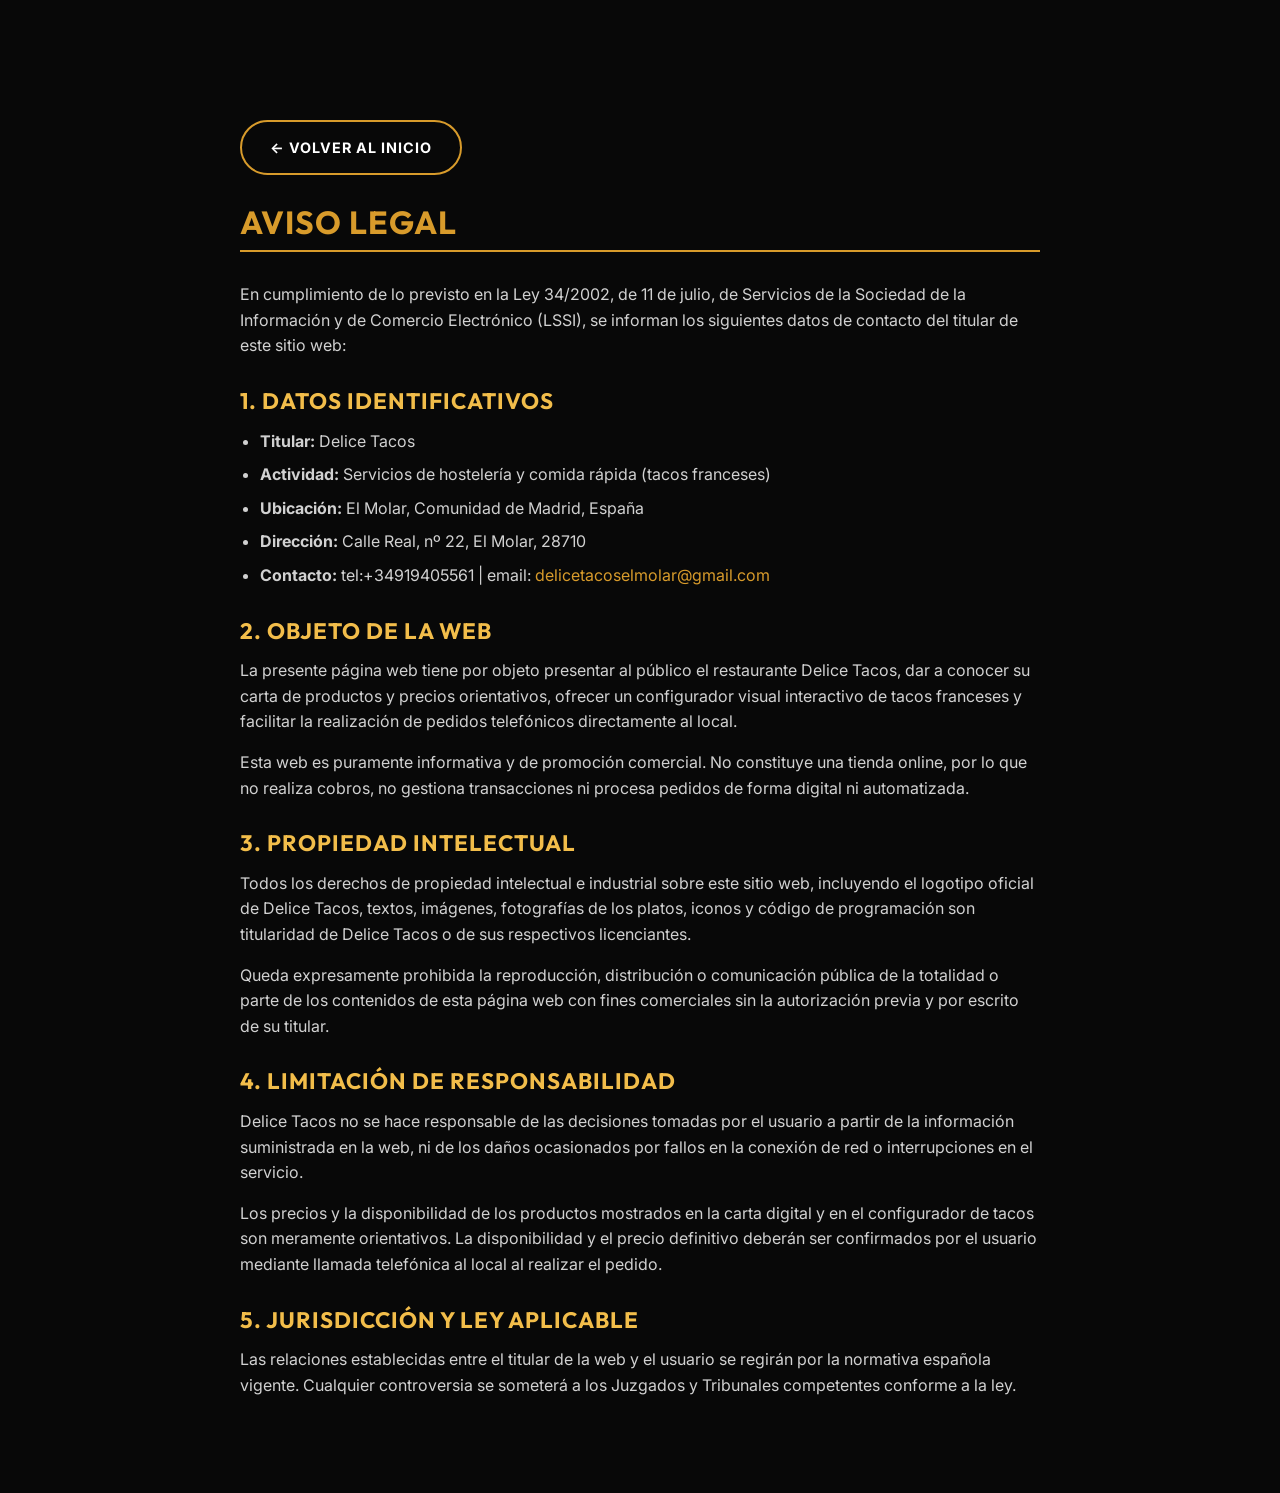
<file: tacos de4lice8/legal/aviso-legal.html>
<!DOCTYPE html>
<html lang="es">
<head>
  <meta charset="UTF-8">
  <meta name="viewport" content="width=device-width, initial-scale=1.0">
  <title>Aviso Legal | Delice Tacos</title>
  <meta name="robots" content="noindex, follow">
  <link rel="stylesheet" href="../styles/main.css">
  <link rel="stylesheet" href="../styles/responsive.css">
  <style>
    .legal-content {
      padding: 120px 0 80px;
      max-width: 800px;
      margin: 0 auto;
    }
    .legal-content h1 {
      margin-bottom: 30px;
      color: var(--gold);
      border-bottom: 2px solid var(--gold);
      padding-bottom: 10px;
    }
    .legal-content h2 {
      margin-top: 30px;
      margin-bottom: 15px;
      color: var(--light-gold);
      font-size: 1.4rem;
    }
    .legal-content p {
      margin-bottom: 15px;
      color: var(--light-gray);
    }
    .legal-content ul {
      margin-left: 20px;
      margin-bottom: 20px;
      color: var(--light-gray);
    }
    .legal-content li {
      margin-bottom: 8px;
    }
    .btn-back {
      margin-bottom: 30px;
    }
  </style>
</head>
<body>

  <main class="container">
    <div class="legal-content">
      <a href="../index.html" class="btn btn-secondary btn-back">← Volver al Inicio</a>
      
      <h1>Aviso Legal</h1>
      <p>En cumplimiento de lo previsto en la Ley 34/2002, de 11 de julio, de Servicios de la Sociedad de la Información y de Comercio Electrónico (LSSI), se informan los siguientes datos de contacto del titular de este sitio web:</p>
      
      <h2>1. Datos Identificativos</h2>
      <ul>
        <li><strong>Titular:</strong> Delice Tacos</li>
        <li><strong>Actividad:</strong> Servicios de hostelería y comida rápida (tacos franceses)</li>
        <li><strong>Ubicación:</strong> El Molar, Comunidad de Madrid, España</li>
        <li><strong>Dirección:</strong> Calle Real, nº 22, El Molar, 28710</li>
        <li><strong>Contacto:</strong> tel:+34919405561 | email: <a href="mailto:delicetacoselmolar@gmail.com" style="color: var(--gold); text-decoration: none;">delicetacoselmolar@gmail.com</a></li>
      </ul>

      <h2>2. Objeto de la Web</h2>
      <p>La presente página web tiene por objeto presentar al público el restaurante Delice Tacos, dar a conocer su carta de productos y precios orientativos, ofrecer un configurador visual interactivo de tacos franceses y facilitar la realización de pedidos telefónicos directamente al local.</p>
      <p>Esta web es puramente informativa y de promoción comercial. No constituye una tienda online, por lo que no realiza cobros, no gestiona transacciones ni procesa pedidos de forma digital ni automatizada.</p>

      <h2>3. Propiedad Intelectual</h2>
      <p>Todos los derechos de propiedad intelectual e industrial sobre este sitio web, incluyendo el logotipo oficial de Delice Tacos, textos, imágenes, fotografías de los platos, iconos y código de programación son titularidad de Delice Tacos o de sus respectivos licenciantes.</p>
      <p>Queda expresamente prohibida la reproducción, distribución o comunicación pública de la totalidad o parte de los contenidos de esta página web con fines comerciales sin la autorización previa y por escrito de su titular.</p>

      <h2>4. Limitación de Responsabilidad</h2>
      <p>Delice Tacos no se hace responsable de las decisiones tomadas por el usuario a partir de la información suministrada en la web, ni de los daños ocasionados por fallos en la conexión de red o interrupciones en el servicio.</p>
      <p>Los precios y la disponibilidad de los productos mostrados en la carta digital y en el configurador de tacos son meramente orientativos. La disponibilidad y el precio definitivo deberán ser confirmados por el usuario mediante llamada telefónica al local al realizar el pedido.</p>

      <h2>5. Jurisdicción y Ley Aplicable</h2>
      <p>Las relaciones establecidas entre el titular de la web y el usuario se regirán por la normativa española vigente. Cualquier controversia se someterá a los Juzgados y Tribunales competentes conforme a la ley.</p>
    </div>
  </main>

</body>
</html>
</file>
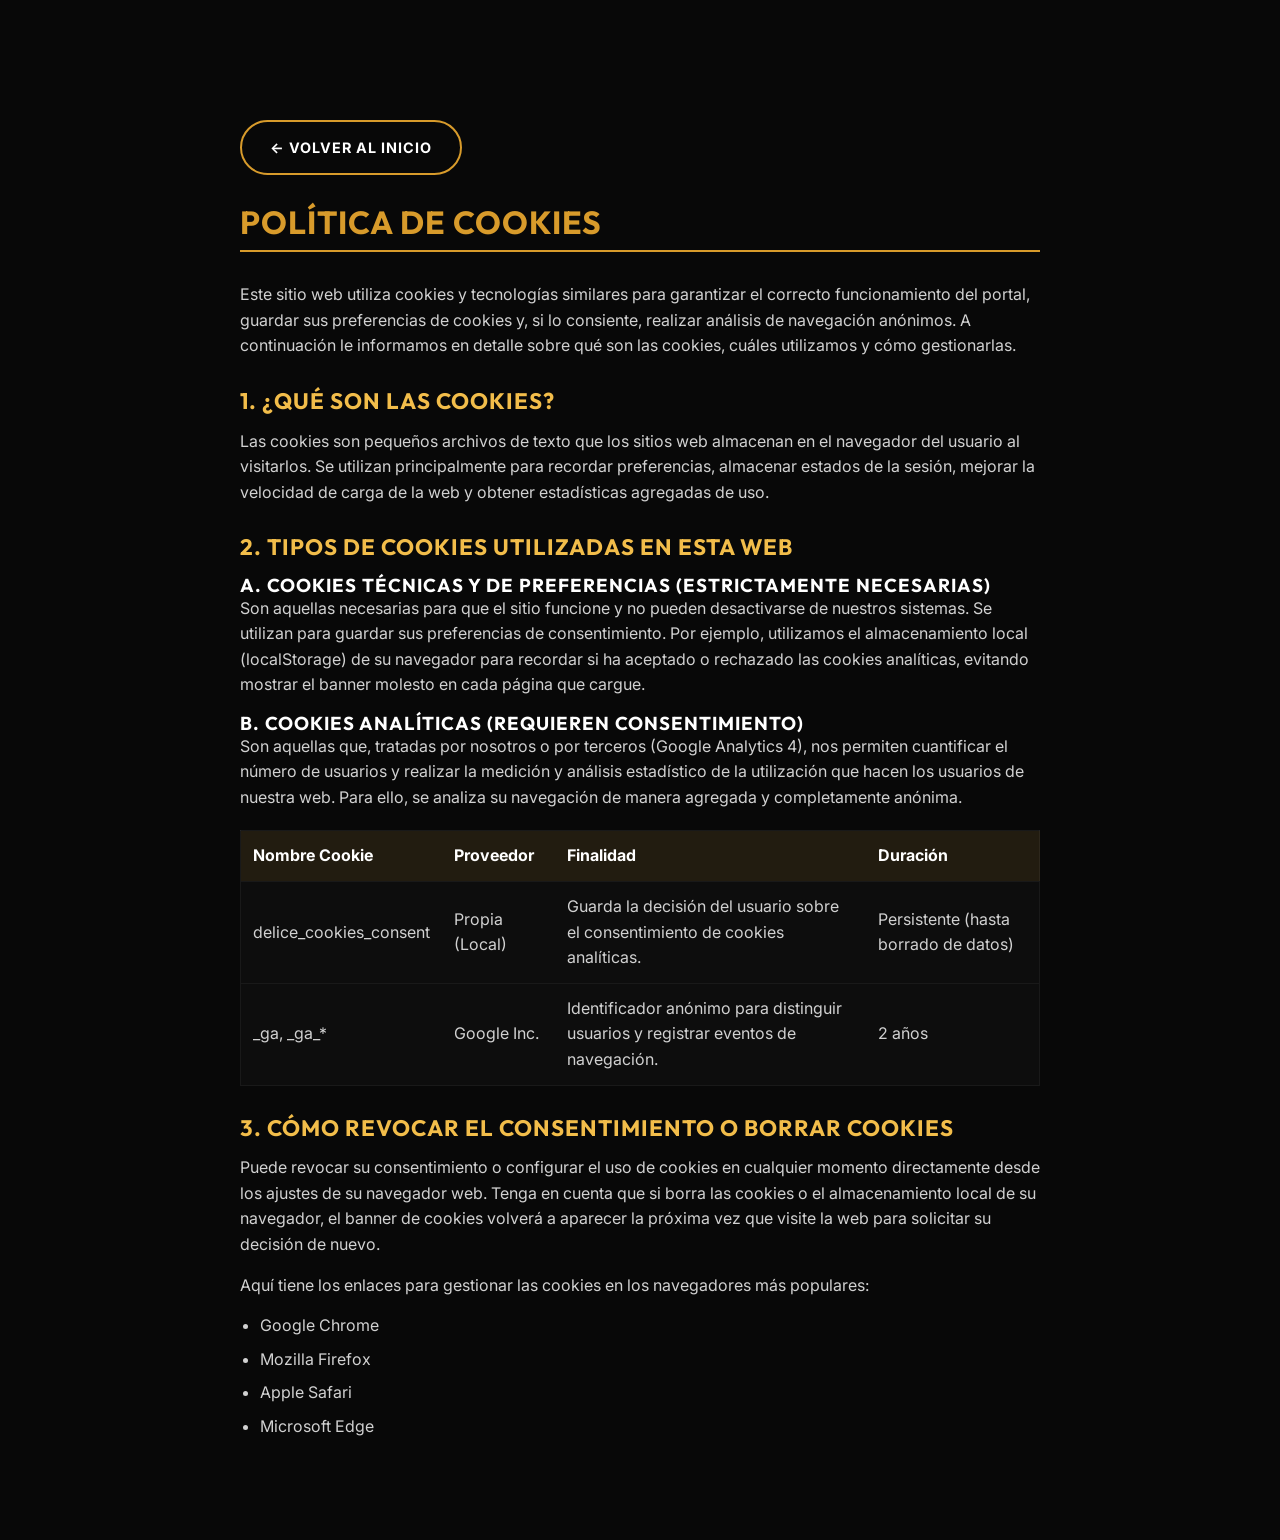
<file: tacos de4lice8/legal/cookies.html>
<!DOCTYPE html>
<html lang="es">
<head>
  <meta charset="UTF-8">
  <meta name="viewport" content="width=device-width, initial-scale=1.0">
  <title>Política de Cookies | Delice Tacos</title>
  <meta name="robots" content="noindex, follow">
  <link rel="stylesheet" href="../styles/main.css">
  <link rel="stylesheet" href="../styles/responsive.css">
  <style>
    .legal-content {
      padding: 120px 0 80px;
      max-width: 800px;
      margin: 0 auto;
    }
    .legal-content h1 {
      margin-bottom: 30px;
      color: var(--gold);
      border-bottom: 2px solid var(--gold);
      padding-bottom: 10px;
    }
    .legal-content h2 {
      margin-top: 30px;
      margin-bottom: 15px;
      color: var(--light-gold);
      font-size: 1.4rem;
    }
    .legal-content p {
      margin-bottom: 15px;
      color: var(--light-gray);
    }
    .legal-content ul {
      margin-left: 20px;
      margin-bottom: 20px;
      color: var(--light-gray);
    }
    .legal-content li {
      margin-bottom: 8px;
    }
    .btn-back {
      margin-bottom: 30px;
    }
    table {
      width: 100%;
      border-collapse: collapse;
      margin: 20px 0;
      color: var(--light-gray);
      background: rgba(255,255,255,0.02);
      border: 1px solid rgba(255,255,255,0.05);
    }
    th, td {
      padding: 12px;
      text-align: left;
      border-bottom: 1px solid rgba(255,255,255,0.05);
    }
    th {
      background: rgba(216, 155, 43, 0.1);
      color: var(--white);
    }
  </style>
</head>
<body>

  <main class="container">
    <div class="legal-content">
      <a href="../index.html" class="btn btn-secondary btn-back">← Volver al Inicio</a>
      
      <h1>Política de Cookies</h1>
      
      <p>Este sitio web utiliza cookies y tecnologías similares para garantizar el correcto funcionamiento del portal, guardar sus preferencias de cookies y, si lo consiente, realizar análisis de navegación anónimos. A continuación le informamos en detalle sobre qué son las cookies, cuáles utilizamos y cómo gestionarlas.</p>
      
      <h2>1. ¿Qué son las Cookies?</h2>
      <p>Las cookies son pequeños archivos de texto que los sitios web almacenan en el navegador del usuario al visitarlos. Se utilizan principalmente para recordar preferencias, almacenar estados de la sesión, mejorar la velocidad de carga de la web y obtener estadísticas agregadas de uso.</p>
      
      <h2>2. Tipos de Cookies utilizadas en esta Web</h2>
      
      <h3>A. Cookies Técnicas y de Preferencias (Estrictamente Necesarias)</h3>
      <p>Son aquellas necesarias para que el sitio funcione y no pueden desactivarse de nuestros sistemas. Se utilizan para guardar sus preferencias de consentimiento. Por ejemplo, utilizamos el almacenamiento local (localStorage) de su navegador para recordar si ha aceptado o rechazado las cookies analíticas, evitando mostrar el banner molesto en cada página que cargue.</p>

      <h3>B. Cookies Analíticas (Requieren Consentimiento)</h3>
      <p>Son aquellas que, tratadas por nosotros o por terceros (Google Analytics 4), nos permiten cuantificar el número de usuarios y realizar la medición y análisis estadístico de la utilización que hacen los usuarios de nuestra web. Para ello, se analiza su navegación de manera agregada y completamente anónima.</p>

      <table>
        <thead>
          <tr>
            <th>Nombre Cookie</th>
            <th>Proveedor</th>
            <th>Finalidad</th>
            <th>Duración</th>
          </tr>
        </thead>
        <tbody>
          <tr>
            <td>delice_cookies_consent</td>
            <td>Propia (Local)</td>
            <td>Guarda la decisión del usuario sobre el consentimiento de cookies analíticas.</td>
            <td>Persistente (hasta borrado de datos)</td>
          </tr>
          <tr>
            <td>_ga, _ga_*</td>
            <td>Google Inc.</td>
            <td>Identificador anónimo para distinguir usuarios y registrar eventos de navegación.</td>
            <td>2 años</td>
          </tr>
        </tbody>
      </table>

      <h2>3. Cómo revocar el Consentimiento o borrar Cookies</h2>
      <p>Puede revocar su consentimiento o configurar el uso de cookies en cualquier momento directamente desde los ajustes de su navegador web. Tenga en cuenta que si borra las cookies o el almacenamiento local de su navegador, el banner de cookies volverá a aparecer la próxima vez que visite la web para solicitar su decisión de nuevo.</p>
      <p>Aquí tiene los enlaces para gestionar las cookies en los navegadores más populares:</p>
      <ul>
        <li><a href="https://support.google.com/chrome/answer/95647?hl=es" target="_blank" rel="noopener noreferrer">Google Chrome</a></li>
        <li><a href="https://support.mozilla.org/es/kb/habilitar-y-deshabilitar-cookies-sitios-web-rastrear-preferencias" target="_blank" rel="noopener noreferrer">Mozilla Firefox</a></li>
        <li><a href="https://support.apple.com/es-es/guide/safari/sfri11471/mac" target="_blank" rel="noopener noreferrer">Apple Safari</a></li>
        <li><a href="https://support.microsoft.com/es-es/microsoft-edge/eliminar-las-cookies-en-microsoft-edge-63fd4a97-8b14-4a7a-a48b-1090ac5d0495" target="_blank" rel="noopener noreferrer">Microsoft Edge</a></li>
      </ul>
    </div>
  </main>

</body>
</html>
</file>
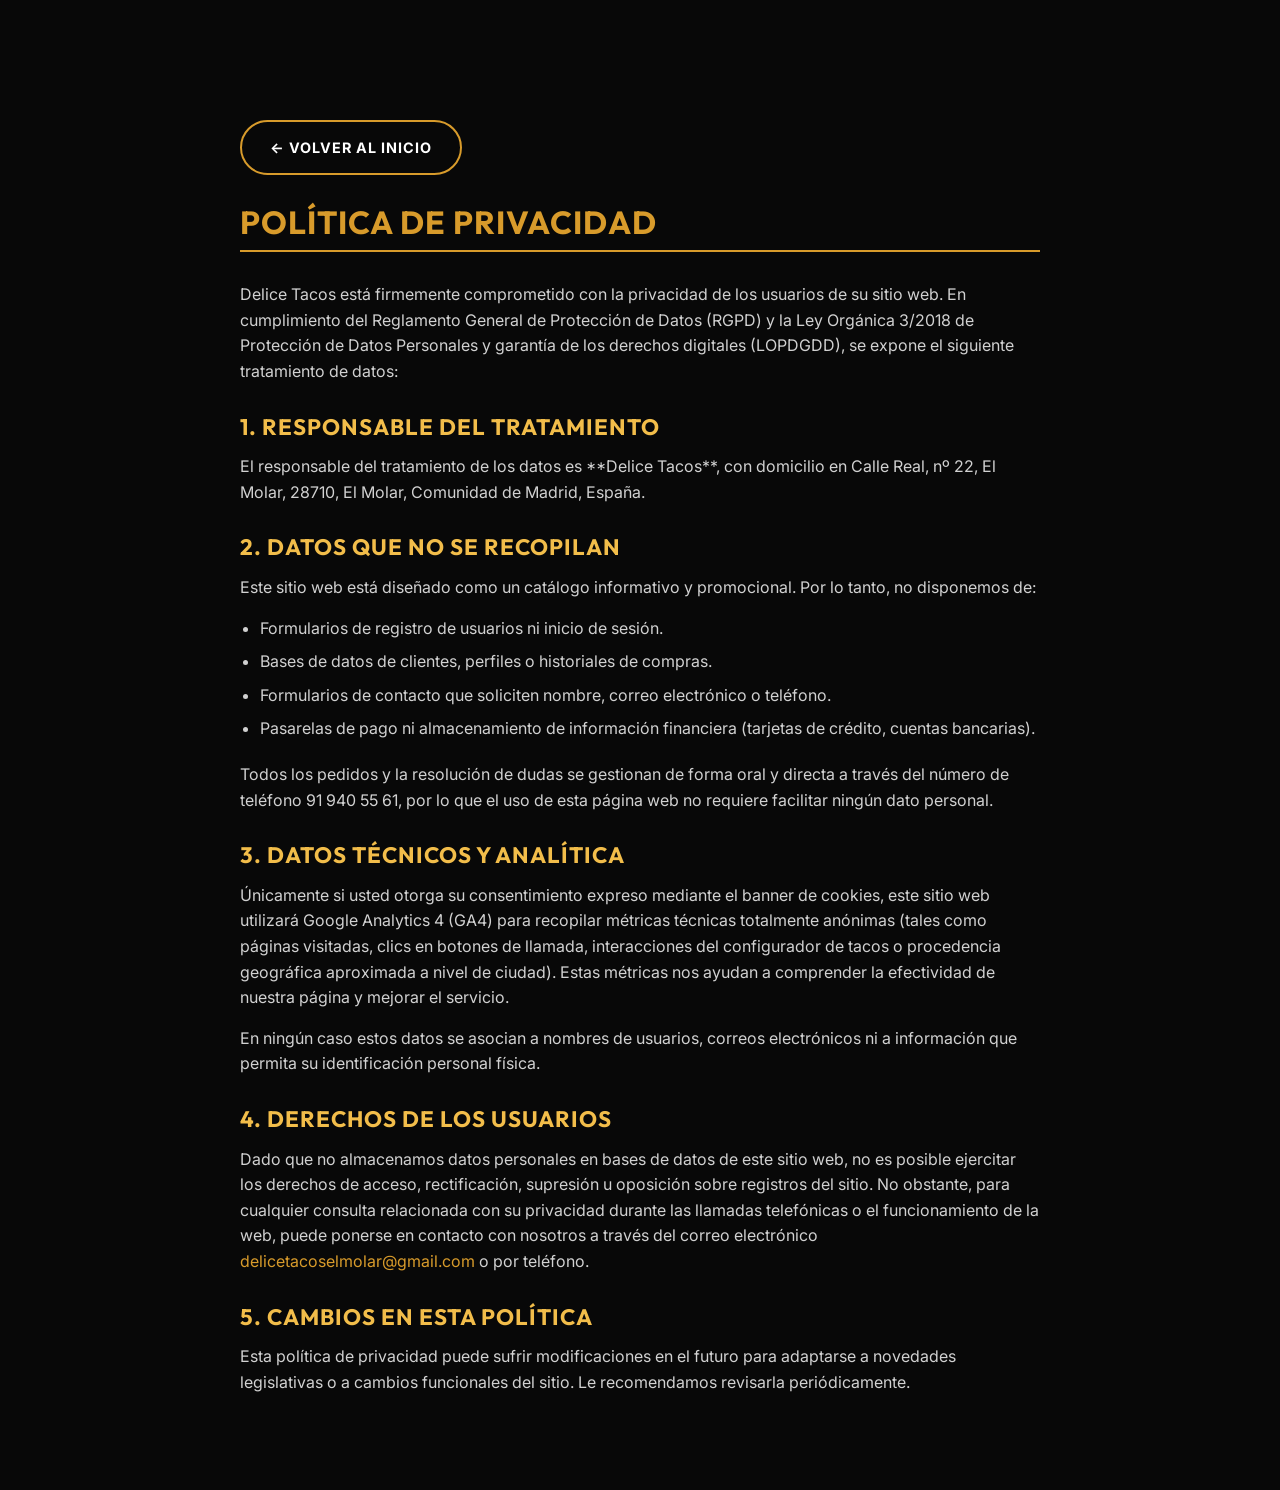
<file: tacos de4lice8/legal/privacidad.html>
<!DOCTYPE html>
<html lang="es">
<head>
  <meta charset="UTF-8">
  <meta name="viewport" content="width=device-width, initial-scale=1.0">
  <title>Política de Privacidad | Delice Tacos</title>
  <meta name="robots" content="noindex, follow">
  <link rel="stylesheet" href="../styles/main.css">
  <link rel="stylesheet" href="../styles/responsive.css">
  <style>
    .legal-content {
      padding: 120px 0 80px;
      max-width: 800px;
      margin: 0 auto;
    }
    .legal-content h1 {
      margin-bottom: 30px;
      color: var(--gold);
      border-bottom: 2px solid var(--gold);
      padding-bottom: 10px;
    }
    .legal-content h2 {
      margin-top: 30px;
      margin-bottom: 15px;
      color: var(--light-gold);
      font-size: 1.4rem;
    }
    .legal-content p {
      margin-bottom: 15px;
      color: var(--light-gray);
    }
    .legal-content ul {
      margin-left: 20px;
      margin-bottom: 20px;
      color: var(--light-gray);
    }
    .legal-content li {
      margin-bottom: 8px;
    }
    .btn-back {
      margin-bottom: 30px;
    }
  </style>
</head>
<body>

  <main class="container">
    <div class="legal-content">
      <a href="../index.html" class="btn btn-secondary btn-back">← Volver al Inicio</a>
      
      <h1>Política de Privacidad</h1>
      
      <p>Delice Tacos está firmemente comprometido con la privacidad de los usuarios de su sitio web. En cumplimiento del Reglamento General de Protección de Datos (RGPD) y la Ley Orgánica 3/2018 de Protección de Datos Personales y garantía de los derechos digitales (LOPDGDD), se expone el siguiente tratamiento de datos:</p>
      
      <h2>1. Responsable del Tratamiento</h2>
      <p>El responsable del tratamiento de los datos es **Delice Tacos**, con domicilio en Calle Real, nº 22, El Molar, 28710, El Molar, Comunidad de Madrid, España.</p>
      
      <h2>2. Datos que no se recopilan</h2>
      <p>Este sitio web está diseñado como un catálogo informativo y promocional. Por lo tanto, no disponemos de:</p>
      <ul>
        <li>Formularios de registro de usuarios ni inicio de sesión.</li>
        <li>Bases de datos de clientes, perfiles o historiales de compras.</li>
        <li>Formularios de contacto que soliciten nombre, correo electrónico o teléfono.</li>
        <li>Pasarelas de pago ni almacenamiento de información financiera (tarjetas de crédito, cuentas bancarias).</li>
      </ul>
      <p>Todos los pedidos y la resolución de dudas se gestionan de forma oral y directa a través del número de teléfono 91 940 55 61, por lo que el uso de esta página web no requiere facilitar ningún dato personal.</p>

      <h2>3. Datos Técnicos y Analítica</h2>
      <p>Únicamente si usted otorga su consentimiento expreso mediante el banner de cookies, este sitio web utilizará Google Analytics 4 (GA4) para recopilar métricas técnicas totalmente anónimas (tales como páginas visitadas, clics en botones de llamada, interacciones del configurador de tacos o procedencia geográfica aproximada a nivel de ciudad). Estas métricas nos ayudan a comprender la efectividad de nuestra página y mejorar el servicio.</p>
      <p>En ningún caso estos datos se asocian a nombres de usuarios, correos electrónicos ni a información que permita su identificación personal física.</p>

      <h2>4. Derechos de los Usuarios</h2>
      <p>Dado que no almacenamos datos personales en bases de datos de este sitio web, no es posible ejercitar los derechos de acceso, rectificación, supresión u oposición sobre registros del sitio. No obstante, para cualquier consulta relacionada con su privacidad durante las llamadas telefónicas o el funcionamiento de la web, puede ponerse en contacto con nosotros a través del correo electrónico <a href="mailto:delicetacoselmolar@gmail.com" style="color: var(--gold); text-decoration: none;">delicetacoselmolar@gmail.com</a> o por teléfono.</p>

      <h2>5. Cambios en esta Política</h2>
      <p>Esta política de privacidad puede sufrir modificaciones en el futuro para adaptarse a novedades legislativas o a cambios funcionales del sitio. Le recomendamos revisarla periódicamente.</p>
    </div>
  </main>

</body>
</html>
</file>
<file: tacos de4lice8/styles/main.css>
@import url('https://fonts.googleapis.com/css2?family=Inter:wght@400;500;600;700&family=Outfit:wght@700;800;900&display=swap');

:root {
  --black: #080808;
  --charcoal: #12100F;
  --dark-brown: #1B120E;
  --gold: #D89B2B;
  --light-gold: #F2BD4A;
  --fire-orange: #FF7200;
  --fire-yellow: #FFC94A;
  --white: #FFFFFF;
  --light-gray: #D1D1D1;
  --muted-gray: #969696;
  
  --font-title: 'Outfit', sans-serif;
  --font-body: 'Inter', sans-serif;
  
  --transition: all 0.3s cubic-bezier(0.25, 0.8, 0.25, 1);
  --glow-orange: 0 0 20px rgba(255, 114, 0, 0.15);
  --glow-gold: 0 0 20px rgba(216, 155, 43, 0.2);
  --max-width: 1400px;
  --header-height: 80px;
}

/* Reset & Base Styles */
* {
  box-sizing: border-box;
  margin: 0;
  padding: 0;
  scroll-behavior: smooth;
}

body {
  background-color: var(--black);
  color: var(--white);
  font-family: var(--font-body);
  font-size: 16px;
  line-height: 1.6;
  overflow-x: hidden;
  -webkit-font-smoothing: antialiased;
}

a {
  color: inherit;
  text-decoration: none;
  transition: var(--transition);
}

button, input, select {
  font-family: inherit;
}

/* Layout Elements */
.container {
  width: 100%;
  max-width: var(--max-width);
  margin: 0 auto;
  padding: 0 24px;
}

section {
  padding: 80px 0;
  position: relative;
}

.bg-charcoal {
  background-color: var(--charcoal);
}

.bg-brown {
  background-color: var(--dark-brown);
}

/* Typography */
h1, h2, h3, h4 {
  font-family: var(--font-title);
  text-transform: uppercase;
  letter-spacing: 1px;
  line-height: 1.1;
}

.section-title {
  font-size: 2.5rem;
  text-align: center;
  margin-bottom: 12px;
  font-weight: 900;
  position: relative;
  display: inline-block;
  left: 50%;
  transform: translateX(-50%);
}

.section-title::after {
  content: '';
  display: block;
  width: 60px;
  height: 4px;
  background: linear-gradient(90deg, var(--fire-orange), var(--gold));
  margin: 12px auto 0;
  border-radius: 2px;
}

.section-subtitle {
  text-align: center;
  color: var(--light-gold);
  font-size: 1.1rem;
  font-weight: 600;
  margin-bottom: 50px;
  text-transform: uppercase;
  letter-spacing: 2px;
}

/* Accent static flame/sparks styles */
.fire-glow {
  position: absolute;
  width: 300px;
  height: 300px;
  background: radial-gradient(circle, rgba(255, 114, 0, 0.08) 0%, rgba(0,0,0,0) 70%);
  pointer-events: none;
  z-index: 1;
}

/* Common Buttons */
.btn {
  display: inline-flex;
  align-items: center;
  justify-content: center;
  gap: 10px;
  padding: 14px 28px;
  font-weight: 700;
  text-transform: uppercase;
  font-size: 0.9rem;
  letter-spacing: 1px;
  border-radius: 50px;
  transition: var(--transition);
  cursor: pointer;
  border: none;
  outline: none;
}

.btn-primary {
  background: linear-gradient(135deg, var(--fire-orange), var(--gold));
  color: var(--white);
  box-shadow: var(--glow-orange);
}

.btn-primary:hover {
  transform: translateY(-2px);
  box-shadow: 0 5px 25px rgba(255, 114, 0, 0.35);
}

.btn-secondary {
  background: transparent;
  color: var(--white);
  border: 2px solid var(--gold);
}

.btn-secondary:hover {
  background: var(--gold);
  color: var(--black);
  transform: translateY(-2px);
  box-shadow: var(--glow-gold);
}

.btn-outline {
  background: rgba(255, 255, 255, 0.05);
  color: var(--white);
  border: 1px solid rgba(255, 255, 255, 0.15);
}

.btn-outline:hover {
  background: rgba(255, 255, 255, 0.1);
  border-color: var(--white);
  transform: translateY(-2px);
}

.btn-call {
  background: linear-gradient(135deg, var(--gold), var(--light-gold));
  color: var(--black);
  box-shadow: var(--glow-gold);
}

.btn-call:hover {
  transform: translateY(-2px);
  box-shadow: 0 5px 25px rgba(216, 155, 43, 0.4);
}

/* Keyboard accessibility outline */
*:focus-visible {
  outline: 3px solid var(--fire-orange);
  outline-offset: 3px;
}

/* Header */
.header {
  position: fixed;
  top: 0;
  left: 0;
  width: 100%;
  height: var(--header-height);
  z-index: 1000;
  display: flex;
  align-items: center;
  transition: var(--transition);
}

.header.scrolled {
  height: 70px;
}
.header.scrolled .logo-link {
  height: 55px;
  width: 55px;
  background-color: rgba(8, 8, 8, 0.95);
  backdrop-filter: blur(10px);
  box-shadow: 0 4px 30px rgba(0, 0, 0, 0.5);
  border-bottom: 1px solid rgba(216, 155, 43, 0.15);
}

.header-container {
  display: flex;
  justify-content: space-between;
  align-items: center;
  width: 100%;
}

.logo-link {
  display: flex;
  align-items: center;
  height: 70px;
  width: 70px;
}

.logo-img {
  width: 100%;
  height: 100%;
  object-fit: contain;
}

.nav-menu {
  display: flex;
  align-items: center;
  gap: 32px;
}

.nav-link {
  font-weight: 600;
  font-size: 0.95rem;
  letter-spacing: 0.5px;
  color: var(--light-gray);
  padding: 8px 0;
  position: relative;
}

.nav-link::after {
  content: '';
  position: absolute;
  bottom: 0;
  left: 0;
  width: 0;
  height: 2px;
  background: var(--gold);
  transition: var(--transition);
}

.nav-link:hover {
  color: var(--white);
}

.nav-link:hover::after {
  width: 100%;
}

.header-right {
  display: flex;
  align-items: center;
  gap: 16px;
}

.phone-header {
  font-size: 0.9rem;
  font-weight: 700;
  color: var(--gold);
}

.menu-trigger {
  background: transparent;
  border: none;
  color: var(--white);
  cursor: pointer;
  padding: 8px;
  display: flex;
  flex-direction: column;
  justify-content: space-between;
  width: 32px;
  height: 24px;
}

.menu-trigger span {
  display: block;
  height: 3px;
  width: 100%;
  background-color: var(--white);
  border-radius: 2px;
  transition: var(--transition);
}

/* Three dots vertical button representation for menu on mobile/desktop */
.btn-dots {
  background: rgba(255, 255, 255, 0.05);
  border: 1px solid rgba(216, 155, 43, 0.2);
  width: 44px;
  height: 44px;
  border-radius: 50%;
  display: flex;
  flex-direction: column;
  align-items: center;
  justify-content: center;
  gap: 4px;
  cursor: pointer;
  transition: var(--transition);
}

.btn-dots span {
  display: block;
  width: 5px;
  height: 5px;
  border-radius: 50%;
  background-color: var(--gold);
  transition: var(--transition);
}

.btn-dots:hover {
  background: rgba(216, 155, 43, 0.1);
  border-color: var(--gold);
}

.btn-dots:hover span {
  background-color: var(--white);
}

/* Drawer Menu (Panel de 3 puntos) */
.drawer {
  position: fixed;
  top: 0;
  right: -320px;
  width: 320px;
  height: 100vh;
  background-color: var(--charcoal);
  border-left: 1px solid rgba(216, 155, 43, 0.2);
  z-index: 2000;
  padding: 40px 30px;
  display: flex;
  flex-direction: column;
  box-shadow: -10px 0 30px rgba(0, 0, 0, 0.8);
  transition: right 0.4s cubic-bezier(0.25, 0.8, 0.25, 1);
}

.drawer.open {
  right: 0;
}

.drawer-overlay {
  position: fixed;
  top: 0;
  left: 0;
  width: 100vw;
  height: 100vh;
  background-color: rgba(0, 0, 0, 0.7);
  z-index: 1999;
  opacity: 0;
  visibility: hidden;
  transition: var(--transition);
  backdrop-filter: blur(4px);
}

.drawer-overlay.visible {
  opacity: 1;
  visibility: visible;
}

.drawer-header {
  display: flex;
  flex-direction: column;
  align-items: center;
  gap: 16px;
  margin-bottom: 30px;
  width: 100%;
  position: relative;
}
.drawer-close {
  position: absolute;
  top: -10px;
  right: -10px;
}

.drawer-logo {
  width: 120px;
  height: 120px;
  object-fit: contain;
}

.drawer-close {
  background: transparent;
  border: none;
  color: var(--muted-gray);
  font-size: 2rem;
  cursor: pointer;
  transition: var(--transition);
  display: flex;
  align-items: center;
  justify-content: center;
  width: 40px;
  height: 40px;
}

.drawer-close:hover {
  color: var(--fire-orange);
}

.drawer-menu {
  display: flex;
  flex-direction: column;
  gap: 24px;
  margin-bottom: auto;
}

.drawer-link {
  font-family: var(--font-title);
  font-size: 1.25rem;
  text-transform: uppercase;
  color: var(--white);
  padding: 4px 0;
  border-bottom: 1px solid rgba(255, 255, 255, 0.05);
}

.drawer-link:hover {
  color: var(--gold);
  padding-left: 8px;
}

.drawer-info {
  margin-top: 30px;
  display: flex;
  flex-direction: column;
  gap: 20px;
}

.drawer-phone-box {
  background: rgba(216, 155, 43, 0.05);
  border: 1px solid rgba(216, 155, 43, 0.2);
  padding: 16px;
  border-radius: 8px;
  text-align: center;
}

.drawer-phone-title {
  font-size: 0.8rem;
  color: var(--muted-gray);
  text-transform: uppercase;
  margin-bottom: 4px;
}

.drawer-phone-num {
  font-size: 1.2rem;
  font-weight: 800;
  color: var(--light-gold);
}

.drawer-socials {
  display: flex;
  gap: 16px;
  justify-content: center;
}

.drawer-social-btn {
  width: 44px;
  height: 44px;
  border-radius: 50%;
  border: 1px solid rgba(255, 255, 255, 0.1);
  display: flex;
  align-items: center;
  justify-content: center;
  transition: var(--transition);
  color: var(--light-gray);
}

.drawer-social-btn:hover {
  background: var(--gold);
  color: var(--black);
  border-color: var(--gold);
  transform: translateY(-2px);
}

/* Hero Section */
.hero {
  min-height: 80vh;
  padding-top: calc(var(--header-height) + 60px);
  padding-bottom: 60px;
  display: flex;
  align-items: center;
  background: radial-gradient(circle at center, rgba(255, 114, 0, 0.12) 0%, var(--black) 80%);
  position: relative;
  overflow: hidden;
}


.hero-container-centered {
  display: flex;
  flex-direction: column;
  align-items: center;
  text-align: center;
  width: 100%;
}
.hero-logo-wrap {
  position: relative;
  display: inline-flex;
  justify-content: center;
  margin-bottom: 24px;
  width: 100%;
}
.hero-logo-wrap::before {
  content: '';
  position: absolute;
  top: 50%;
  left: 50%;
  transform: translate(-50%, -50%);
  width: 160px;
  height: 160px;
  background: radial-gradient(circle, rgba(255, 114, 0, 0.25) 0%, transparent 70%);
  filter: blur(10px);
  pointer-events: none;
  z-index: -1;
}
.hero-logo {
  width: 40%;
  max-width: 380px;
  height: auto;
  object-fit: contain;
}
.hero-content-centered {
  display: flex;
  flex-direction: column;
  align-items: center;
  max-width: 800px;
  z-index: 10;
}

.hero-grid {
  display: grid;
  grid-template-columns: 1.2fr 0.8fr;
  gap: 50px;
  align-items: center;
}

.hero-content {
  z-index: 10;
}

.hero-logo-small {
  width: 120px;
  margin-bottom: 24px;
}

.hero-title-tag {
  color: var(--fire-orange);
  font-size: 0.95rem;
  font-weight: 800;
  letter-spacing: 4px;
  text-transform: uppercase;
  margin-bottom: 12px;
}

.hero-title {
  font-size: 4rem;
  font-weight: 900;
  line-height: 1;
  margin-bottom: 16px;
  background: linear-gradient(135deg, var(--white) 60%, var(--light-gold));
  -webkit-background-clip: text;
  -webkit-text-fill-color: transparent;
}

.hero-subtitle {
  font-size: 1.75rem;
  color: var(--gold);
  font-weight: 700;
  margin-bottom: 24px;
  text-transform: uppercase;
}

.hero-desc {
  font-size: 1.1rem;
  color: var(--light-gray);
  margin-bottom: 36px;
  max-width: 580px;
}

.hero-buttons {
  display: flex;
  flex-wrap: wrap;
  gap: 16px;
  margin-bottom: 40px;
}

.hero-info-grid {
  display: grid;
  grid-template-columns: repeat(2, 1fr);
  gap: 20px 30px;
  border-top: 1px solid rgba(255, 255, 255, 0.1);
  padding-top: 30px;
  max-width: 580px;
}

.hero-info-item {
  display: flex;
  align-items: center;
  gap: 12px;
  color: var(--light-gray);
  font-size: 0.9rem;
}

.hero-info-icon {
  width: 20px;
  height: 20px;
  color: var(--gold);
  flex-shrink: 0;
}

.hero-info-text strong {
  display: block;
  color: var(--white);
}

.hero-image-container {
  position: relative;
  display: flex;
  justify-content: center;
  align-items: center;
}

.hero-image-wrap {
  width: 100%;
  max-width: 500px;
  aspect-ratio: 1;
  border-radius: 24px;
  overflow: hidden;
  border: 1px solid rgba(216, 155, 43, 0.3);
  box-shadow: 0 20px 40px rgba(0, 0, 0, 0.8), var(--glow-orange);
  position: relative;
  z-index: 10;
}

.hero-image {
  width: 100%;
  height: 100%;
  object-fit: cover;
  transition: transform 0.8s ease;
}

.hero-image-wrap:hover .hero-image {
  transform: scale(1.05);
}

.hero-image-bg-glow {
  position: absolute;
  width: 120%;
  height: 120%;
  background: radial-gradient(circle, rgba(255, 114, 0, 0.15) 0%, rgba(216, 155, 43, 0.05) 50%, transparent 70%);
  pointer-events: none;
  z-index: 1;
  top: -10%;
  left: -10%;
}

/* Quick Access (Accesos Rápidos) */
.shortcuts {
  padding: 40px 0;
  border-top: 1px solid rgba(216, 155, 43, 0.15);
  border-bottom: 1px solid rgba(216, 155, 43, 0.15);
}

.shortcuts-grid {
  display: grid;
  grid-template-columns: repeat(5, 1fr);
  gap: 20px;
}

.shortcut-card {
  background: rgba(255, 255, 255, 0.02);
  border: 1px solid rgba(216, 155, 43, 0.1);
  padding: 24px 16px;
  border-radius: 12px;
  display: flex;
  flex-direction: column;
  align-items: center;
  text-align: center;
  transition: var(--transition);
}

.shortcut-card:hover {
  background: rgba(216, 155, 43, 0.05);
  border-color: var(--gold);
  transform: translateY(-4px);
  box-shadow: var(--glow-gold);
}

.shortcut-icon {
  width: 32px;
  height: 32px;
  color: var(--fire-orange);
  margin-bottom: 12px;
}

.shortcut-title {
  font-family: var(--font-title);
  font-size: 0.95rem;
  font-weight: 700;
  color: var(--white);
  text-transform: uppercase;
}

/* Horario Section */
.schedule-box {
  background: linear-gradient(135deg, var(--charcoal), var(--dark-brown));
  border: 1px solid rgba(216, 155, 43, 0.3);
  border-radius: 20px;
  padding: 60px 40px;
  max-width: 800px;
  margin: 0 auto;
  text-align: center;
  box-shadow: var(--glow-orange), 0 15px 35px rgba(0, 0, 0, 0.6);
  position: relative;
  overflow: hidden;
}

.schedule-box::before {
  content: '';
  position: absolute;
  top: -50%;
  left: -50%;
  width: 200%;
  height: 200%;
  background: radial-gradient(circle, rgba(255, 114, 0, 0.03) 0%, transparent 60%);
  pointer-events: none;
}

.schedule-icon {
  width: 48px;
  height: 48px;
  color: var(--gold);
  margin-bottom: 20px;
}

.schedule-title {
  font-size: 2.2rem;
  margin-bottom: 12px;
  font-weight: 800;
  color: var(--white);
}

.schedule-time {
  font-family: var(--font-title);
  font-size: 3rem;
  font-weight: 900;
  color: var(--light-gold);
  line-height: 1.2;
  margin: 24px 0;
  text-shadow: 0 0 10px rgba(216, 155, 43, 0.3);
}

.schedule-desc {
  font-size: 1.1rem;
  color: var(--light-gray);
  margin-bottom: 32px;
}

/* Taco Builder (Configurador) */
.builder-grid {
  display: grid;
  grid-template-columns: 1.2fr 0.8fr;
  gap: 40px;
  align-items: start;
}

.builder-steps {
  display: flex;
  flex-direction: column;
  gap: 32px;
}

.builder-step {
  background: rgba(255, 255, 255, 0.02);
  border: 1px solid rgba(255, 255, 255, 0.05);
  border-radius: 16px;
  padding: 30px;
  transition: var(--transition);
}

.builder-step.active-step {
  border-color: rgba(216, 155, 43, 0.3);
  box-shadow: 0 4px 20px rgba(0, 0, 0, 0.4);
}

.builder-step-header {
  display: flex;
  align-items: center;
  gap: 16px;
  margin-bottom: 20px;
  border-bottom: 1px solid rgba(255, 255, 255, 0.05);
  padding-bottom: 12px;
}

.builder-step-num {
  width: 32px;
  height: 32px;
  background: linear-gradient(135deg, var(--fire-orange), var(--gold));
  color: var(--white);
  border-radius: 50%;
  display: flex;
  align-items: center;
  justify-content: center;
  font-weight: 800;
  font-size: 0.95rem;
}

.builder-step-title {
  font-size: 1.25rem;
  font-weight: 700;
  color: var(--white);
}

.builder-step-info {
  margin-left: auto;
  font-size: 0.85rem;
  color: var(--light-gold);
  font-weight: 600;
}

/* Grid systems inside builder steps */
.builder-options-grid {
  display: grid;
  grid-template-columns: repeat(2, 1fr);
  gap: 16px;
}

.builder-options-grid.grid-3 {
  grid-template-columns: repeat(3, 1fr);
}

.builder-options-grid.grid-4 {
  grid-template-columns: repeat(4, 1fr);
}

/* Option Card Button */
.option-card {
  background: rgba(255, 255, 255, 0.03);
  border: 2px solid rgba(255, 255, 255, 0.08);
  border-radius: 10px;
  padding: 20px 16px;
  cursor: pointer;
  transition: var(--transition);
  display: flex;
  flex-direction: column;
  align-items: center;
  text-align: center;
  position: relative;
  user-select: none;
}

.option-card:hover {
  background: rgba(255, 255, 255, 0.06);
  border-color: rgba(216, 155, 43, 0.4);
}

.option-card.selected {
  border-color: var(--gold);
  background: rgba(216, 155, 43, 0.08);
}

.option-card.selected::before {
  content: '✓';
  position: absolute;
  top: 8px;
  right: 12px;
  font-weight: 900;
  color: var(--gold);
  font-size: 1.1rem;
}

.option-card-title {
  font-size: 1rem;
  font-weight: 700;
  margin-bottom: 6px;
  color: var(--white);
}

.option-card-desc {
  font-size: 0.8rem;
  color: var(--muted-gray);
  line-height: 1.4;
}

.option-card-price {
  margin-top: 10px;
  display: inline-block;
  font-size: 0.9rem;
  font-weight: 700;
  color: var(--light-gold);
  background: rgba(216, 155, 43, 0.15);
  padding: 2px 10px;
  border-radius: 4px;
}

/* Checked meats status display */
.option-card.disabled {
  opacity: 0.4;
  cursor: not-allowed;
  pointer-events: none;
}

/* Sticky Summary Container */
.builder-summary-sticky {
  position: sticky;
  top: calc(var(--header-height) + 20px);
  background: var(--charcoal);
  border: 1px solid rgba(216, 155, 43, 0.25);
  border-radius: 16px;
  padding: 30px;
  box-shadow: 0 10px 30px rgba(0, 0, 0, 0.6);
}

.builder-summary-title {
  font-size: 1.4rem;
  font-weight: 800;
  border-bottom: 1px solid rgba(216, 155, 43, 0.2);
  padding-bottom: 12px;
  margin-bottom: 20px;
  color: var(--white);
}

.summary-list {
  display: flex;
  flex-direction: column;
  gap: 16px;
  margin-bottom: 30px;
}

.summary-item {
  display: flex;
  justify-content: space-between;
  align-items: flex-start;
  font-size: 0.95rem;
}

.summary-item-label {
  color: var(--muted-gray);
  font-weight: 500;
}

.summary-item-value {
  color: var(--white);
  font-weight: 700;
  text-align: right;
  max-width: 60%;
}

.summary-item-value.placeholder {
  color: var(--muted-gray);
  font-style: italic;
  font-weight: 400;
}

.builder-price-box {
  background: rgba(255, 255, 255, 0.02);
  border: 1px dashed rgba(216, 155, 43, 0.3);
  padding: 20px;
  border-radius: 8px;
  text-align: center;
  margin-bottom: 24px;
}

.builder-price-label {
  font-size: 0.85rem;
  color: var(--muted-gray);
  text-transform: uppercase;
  margin-bottom: 4px;
}

.builder-price-amount {
  font-family: var(--font-title);
  font-size: 2.5rem;
  font-weight: 900;
  color: var(--light-gold);
}

.builder-price-disclaimer {
  font-size: 0.75rem;
  color: var(--muted-gray);
  margin-top: 8px;
}

/* Delivery & Collection Section */
.delivery-grid {
  display: grid;
  grid-template-columns: repeat(2, 1fr);
  gap: 40px;
}

.delivery-card {
  background: var(--charcoal);
  border: 1px solid rgba(216, 155, 43, 0.15);
  border-radius: 16px;
  padding: 40px;
  display: flex;
  flex-direction: column;
  align-items: center;
  text-align: center;
  transition: var(--transition);
}

.delivery-card:hover {
  border-color: var(--gold);
  box-shadow: var(--glow-gold);
}

.delivery-icon {
  width: 60px;
  height: 60px;
  color: var(--fire-orange);
  margin-bottom: 24px;
}

.delivery-title {
  font-size: 1.5rem;
  font-weight: 800;
  margin-bottom: 12px;
}

.delivery-desc {
  color: var(--light-gray);
  margin-bottom: 24px;
  flex-grow: 1;
}

/* Contact / Location (Dónde Estamos) */
.contact-grid {
  display: grid;
  grid-template-columns: 1fr 1.2fr;
  gap: 40px;
}

.contact-info {
  display: flex;
  flex-direction: column;
  gap: 30px;
}

.contact-item {
  display: flex;
  gap: 16px;
}

.contact-icon-box {
  width: 48px;
  height: 48px;
  background: rgba(216, 155, 43, 0.08);
  border: 1px solid rgba(216, 155, 43, 0.2);
  border-radius: 50%;
  display: flex;
  align-items: center;
  justify-content: center;
  color: var(--gold);
  flex-shrink: 0;
}

.contact-icon {
  width: 22px;
  height: 22px;
}

.contact-text-label {
  font-size: 0.8rem;
  color: var(--muted-gray);
  text-transform: uppercase;
  font-weight: 700;
  letter-spacing: 1px;
}

.contact-text-value {
  font-size: 1.1rem;
  font-weight: 600;
  color: var(--white);
  margin-top: 4px;
}

/* Nuevo bloque de Fila de Datos de Contacto */
.contact-details-row {
  display: flex;
  justify-content: space-between;
  gap: 30px;
  margin-bottom: 40px;
  flex-wrap: wrap;
}

.contact-details-row .contact-item {
  flex: 1 1 300px;
  background: rgba(255, 255, 255, 0.02);
  border: 1px solid rgba(255, 255, 255, 0.05);
  padding: 24px;
  border-radius: 12px;
  box-shadow: 0 4px 15px rgba(0, 0, 0, 0.2);
}

/* Contenedor del Mapa Interactivo */
.map-interactive-container {
  max-width: 1100px;
  margin: 0 auto;
  background-color: #000000; /* Fondo negro */
  border: 1.5px solid var(--gold); /* Borde dorado fino */
  border-radius: 16px; /* Esquinas redondeadas */
  overflow: hidden;
  box-shadow: 0 10px 30px rgba(0, 0, 0, 0.6), 0 0 15px rgba(216, 155, 43, 0.08); /* Sombra suave */
}

.map-iframe {
  width: 100%;
  height: 420px; /* Altura de 420px en escritorio */
  border: none;
  display: block;
}

.map-interactive-footer {
  padding: 24px;
  background-color: #0b0a09;
  border-top: 1.5px solid rgba(216, 155, 43, 0.15);
  display: flex;
  flex-direction: column;
  align-items: center;
  gap: 16px;
  text-align: center;
}

.map-address-visible {
  font-size: 1.1rem;
  font-weight: 700;
  color: var(--white);
}

.map-route-btn {
  background-color: var(--gold);
  color: var(--black);
  border: none;
  font-weight: 700;
  padding: 12px 24px;
  border-radius: 8px;
  text-decoration: none;
  display: inline-flex;
  align-items: center;
  gap: 8px;
  transition: var(--transition);
}

.map-route-btn:hover {
  background-color: var(--white);
  color: var(--black);
  transform: translateY(-2px);
}

/* Responsivo para móviles */
@media (max-width: 767px) {
  .contact-details-row {
    flex-direction: column;
    gap: 16px;
    margin-bottom: 30px;
  }
  
  .contact-details-row .contact-item {
    flex: 1 1 100%;
  }

  .map-iframe {
    height: 300px; /* Altura de 300px en móvil */
  }

  .map-interactive-footer {
    padding: 16px;
    gap: 12px;
  }

  .map-address-visible {
    font-size: 0.95rem;
  }
}

/* FAQ Section */
.faq-list {
  max-width: 800px;
  margin: 0 auto;
  display: flex;
  flex-direction: column;
  gap: 16px;
}

.faq-item {
  background: var(--charcoal);
  border: 1px solid rgba(255, 255, 255, 0.05);
  border-radius: 10px;
  overflow: hidden;
  transition: var(--transition);
}

.faq-item:hover {
  border-color: rgba(216, 155, 43, 0.3);
}

.faq-trigger {
  width: 100%;
  background: transparent;
  border: none;
  padding: 24px;
  display: flex;
  justify-content: space-between;
  align-items: center;
  cursor: pointer;
  text-align: left;
  color: var(--white);
  font-size: 1.1rem;
  font-weight: 700;
}

.faq-title {
  padding-right: 20px;
}

.faq-icon {
  width: 20px;
  height: 20px;
  color: var(--gold);
  transition: var(--transition);
  flex-shrink: 0;
}

.faq-item.open .faq-icon {
  transform: rotate(180deg);
}

.faq-content {
  max-height: 0;
  overflow: hidden;
  transition: max-height 0.3s cubic-bezier(0.25, 0.8, 0.25, 1);
}

.faq-inner {
  padding: 0 24px 24px;
  color: var(--light-gray);
  font-size: 0.95rem;
  border-top: 1px dashed rgba(255, 255, 255, 0.05);
  padding-top: 16px;
}

/* Final Call To Action (Bloque final de llamada) */
.cta-box {
  background: linear-gradient(135deg, var(--charcoal) 30%, var(--dark-brown) 100%);
  border: 1px solid rgba(216, 155, 43, 0.35);
  border-radius: 20px;
  padding: 80px 40px;
  text-align: center;
  box-shadow: var(--glow-orange);
  position: relative;
  overflow: hidden;
}

.cta-title {
  font-size: 3rem;
  font-weight: 900;
  margin-bottom: 16px;
}

.cta-desc {
  font-size: 1.2rem;
  color: var(--light-gray);
  max-width: 600px;
  margin: 0 auto 36px;
}

.cta-buttons {
  display: flex;
  justify-content: center;
  gap: 20px;
  flex-wrap: wrap;
  margin-bottom: 30px;
}

.cta-hours {
  font-family: var(--font-title);
  color: var(--light-gold);
  font-weight: 700;
  font-size: 1.1rem;
  letter-spacing: 1px;
}

/* Footer */
.footer {
  background-color: var(--black);
  border-top: 1px solid rgba(255, 255, 255, 0.08);
  padding: 80px 0 30px;
}

.footer-grid {
  display: grid;
  grid-template-columns: 1.5fr 1fr 1fr 1fr;
  gap: 40px;
  margin-bottom: 60px;
}

.footer-brand {
  display: flex;
  flex-direction: column;
  gap: 20px;
}

.footer-logo {
  width: 130px;
  height: 130px;
  object-fit: contain;
}

.footer-brand-desc {
  color: var(--muted-gray);
  font-size: 0.9rem;
  max-width: 280px;
}

.footer-title {
  font-size: 1.1rem;
  font-weight: 800;
  margin-bottom: 24px;
  color: var(--white);
  position: relative;
}

.footer-title::after {
  content: '';
  display: block;
  width: 30px;
  height: 2px;
  background: var(--gold);
  margin-top: 8px;
}

.footer-links {
  display: flex;
  flex-direction: column;
  gap: 12px;
}

.footer-link {
  color: var(--muted-gray);
  font-size: 0.9rem;
  transition: var(--transition);
}

.footer-link:hover {
  color: var(--gold);
  padding-left: 4px;
}

.footer-contact-item {
  font-size: 0.9rem;
  color: var(--muted-gray);
  margin-bottom: 12px;
}

.footer-contact-item strong {
  color: var(--light-gray);
  display: block;
}

.footer-bottom {
  border-top: 1px solid rgba(255, 255, 255, 0.05);
  padding-top: 30px;
  display: flex;
  justify-content: space-between;
  align-items: center;
  flex-wrap: wrap;
  gap: 20px;
}

.footer-copy {
  font-size: 0.85rem;
  color: var(--muted-gray);
}

.footer-legal-links {
  display: flex;
  gap: 20px;
}

.footer-legal-link {
  font-size: 0.85rem;
  color: var(--muted-gray);
}

.footer-legal-link:hover {
  color: var(--white);
}

/* Cookie Consent Banner */
.cookie-banner {
  position: fixed;
  bottom: 24px;
  left: 24px;
  right: 24px;
  max-width: 500px;
  background: var(--charcoal);
  border: 1px solid rgba(216, 155, 43, 0.3);
  box-shadow: 0 10px 30px rgba(0, 0, 0, 0.8);
  border-radius: 12px;
  padding: 24px;
  z-index: 9999;
  display: flex;
  flex-direction: column;
  gap: 16px;
  transform: translateY(150%);
  transition: transform 0.5s cubic-bezier(0.25, 0.8, 0.25, 1);
}

.cookie-banner.show {
  transform: translateY(0);
}

.cookie-title {
  font-family: var(--font-title);
  font-weight: 800;
  font-size: 1.1rem;
  color: var(--white);
}

.cookie-desc {
  font-size: 0.85rem;
  color: var(--light-gray);
  line-height: 1.5;
}

.cookie-buttons {
  display: flex;
  gap: 12px;
  justify-content: flex-end;
}

.cookie-btn {
  padding: 8px 16px;
  font-size: 0.8rem;
  border-radius: 6px;
}

/* Static flame decoration shapes */
.flame-decor {
  position: absolute;
  background-size: contain;
  background-repeat: no-repeat;
  opacity: 0.05;
  pointer-events: none;
  z-index: 1;
}

/* Keyboard outline adjustments */
button, a {
  outline-offset: 2px;
}

/* Fixed Bottom Call Bar for Mobile */
.mobile-call-bar {
  display: none;
  position: fixed;
  bottom: 0;
  left: 0;
  width: 100%;
  background: var(--charcoal);
  border-top: 1px solid rgba(216, 155, 43, 0.3);
  padding: 12px 16px;
  z-index: 999;
  box-shadow: 0 -5px 20px rgba(0, 0, 0, 0.8);
}

.mobile-call-btn {
  width: 100%;
  padding: 14px;
  font-size: 1rem;
}

/* ==========================================================================
   Carta Digital - Estilos del Acordeón Interactiva (BEM menu-product)
   ========================================================================== */

.menu-accordion-container {
  max-width: 920px !important;
  margin: 0 auto;
}

.accordion {
  display: flex;
  flex-direction: column;
  gap: 16px;
  margin-top: 30px;
}

.accordion-item {
  width: 100%;
}

.accordion-trigger {
  width: 100%;
  min-height: 64px;
  background-color: var(--charcoal);
  border: 1.5px solid rgba(216, 155, 43, 0.2);
  border-radius: 50px;
  padding: 16px 28px;
  display: flex;
  justify-content: space-between;
  align-items: center;
  cursor: pointer;
  transition: var(--transition);
  color: var(--white);
  outline: none;
  user-select: none;
  position: relative; /* Para posicionar el signo + / - absolutamente */
}

.accordion-trigger:hover {
  background-color: rgba(255, 255, 255, 0.02);
  border-color: var(--gold);
  transform: translateY(-2px);
  box-shadow: var(--glow-gold);
}

.accordion-trigger.active {
  background: linear-gradient(135deg, var(--charcoal), var(--dark-brown));
  border-color: var(--fire-orange);
  box-shadow: 0 4px 15px rgba(255, 114, 0, 0.08), var(--glow-orange);
}

/* Contenedor central para mantener el título y el icono perfectamente centrados */
.accordion-trigger-center {
  display: flex;
  align-items: center;
  gap: 12px;
  margin: 0 auto;
  font-family: var(--font-title);
  font-size: 1.15rem;
  font-weight: 800;
  text-transform: uppercase;
  letter-spacing: 0.5px;
  color: var(--white);
}

.accordion-category-icon {
  width: 22px;
  height: 22px;
  color: var(--fire-orange);
  flex-shrink: 0;
  transition: var(--transition);
}

.accordion-trigger.active .accordion-category-icon {
  color: var(--gold);
}

/* Signo + / - posicionado en el extremo derecho */
.accordion-indicator {
  position: absolute;
  right: 28px;
  top: 50%;
  transform: translateY(-50%);
  font-family: var(--font-title);
  font-size: 1.3rem;
  font-weight: 600;
  color: var(--light-gold);
  transition: color 0.3s ease;
}

.accordion-trigger.active .accordion-indicator {
  color: var(--fire-orange);
}

.accordion-panel {
  max-height: 0;
  overflow: hidden;
  transition: max-height 0.3s cubic-bezier(0.25, 0.8, 0.25, 1);
}

.accordion-panel-inner {
  background-color: #0b0a09; /* Fondo ligeramente más oscuro que el botón */
  border: 1.5px solid rgba(216, 155, 43, 0.15);
  border-radius: 20px;
  padding: 28px;
  margin-top: 10px;
  box-shadow: inset 0 2px 10px rgba(0, 0, 0, 0.8);
}

.menu-items-list {
  display: flex;
  flex-direction: column;
}

/* Estilos BEM del producto */
.menu-product {
  border-bottom: 1.5px solid rgba(216, 155, 43, 0.1); /* Línea dorada muy fina */
  padding-bottom: 18px;
  margin-bottom: 18px;
}

.menu-product:last-child {
  border-bottom: none;
  padding-bottom: 0;
  margin-bottom: 0;
}

.menu-product__header {
  display: flex;
  justify-content: space-between;
  align-items: baseline;
  gap: 16px;
}

.menu-product__name {
  font-family: var(--font-body);
  font-size: 1.05rem;
  font-weight: 800; /* Nombre destacado en negrita */
  text-transform: uppercase;
  color: var(--white);
  letter-spacing: 0.5px;
  margin: 0;
}

.menu-product__price {
  font-family: var(--font-title);
  font-size: 1.05rem;
  font-weight: 700;
  color: var(--light-gold); /* Precio dorado */
  white-space: nowrap;
  text-align: right;
}

/* Estilo especial para la fila de precios dobles de tacos */
.menu-product__prices {
  font-family: var(--font-title);
  font-size: 0.95rem;
  font-weight: 700;
  color: var(--light-gold);
  margin: 4px 0 0 0;
}

.menu-product__description {
  font-size: 0.85rem;
  color: var(--muted-gray);
  margin-top: 6px;
  line-height: 1.5;
  max-width: 85%;
  margin-bottom: 0;
}

.accordion-category-note {
  font-size: 0.85rem;
  font-weight: 600;
  color: var(--light-gold);
  text-align: center;
  border-top: 1px solid rgba(216, 155, 43, 0.15);
  margin-top: 20px;
  padding-top: 16px;
  text-transform: uppercase;
  letter-spacing: 1px;
}

/* ==========================================================================
   Configurador - Icono de Información (ℹ️) y Ficha Flotante de Salsas
   ========================================================================== */

/* Botón ℹ️ posicionado en la esquina superior derecha */
.sauce-info-button {
  position: absolute;
  top: 8px;
  right: 8px;
  width: 22px;
  height: 22px;
  background: none;
  border: none;
  padding: 0;
  color: var(--light-gold);
  cursor: pointer;
  display: inline-flex;
  justify-content: center;
  align-items: center;
  transition: var(--transition);
  outline: none;
  z-index: 10;
}

.sauce-info-button svg {
  width: 18px;
  height: 18px;
  display: block;
  pointer-events: none;
}

.sauce-info-button:hover {
  color: var(--gold);
  transform: scale(1.15);
}

.sauce-info-button:focus-visible {
  box-shadow: 0 0 0 2px var(--fire-orange);
  border-radius: 4px;
}

/* Área táctil mínima de 40 × 40 px en móviles (mediante pseudoelemento) */
.sauce-info-button::after {
  content: '';
  position: absolute;
  top: -9px;
  left: -9px;
  width: 40px;
  height: 40px;
}

/* Card flotante de información de la salsa (Tooltip) */
.sauce-tooltip-card {
  position: absolute;
  z-index: 1000;
  width: 290px;
  max-width: 300px;
  background-color: #0b0a09; /* Negro o marrón muy oscuro */
  border: 1.5px solid var(--gold);
  border-radius: 12px;
  padding: 18px;
  box-shadow: 0 10px 30px rgba(0, 0, 0, 0.9), 0 0 15px rgba(216, 155, 43, 0.15);
  pointer-events: none;
  opacity: 0;
  transform: scale(0.95);
  transition: opacity 0.15s ease-out, transform 0.15s ease-out;
}

.sauce-tooltip-card.visible {
  opacity: 1;
  transform: scale(1);
  pointer-events: auto;
}

.sauce-tooltip-title {
  font-family: var(--font-title);
  font-size: 1.05rem;
  font-weight: 900;
  color: var(--gold);
  text-transform: uppercase;
  letter-spacing: 0.5px;
  margin-top: 0;
  margin-bottom: 12px;
  border-bottom: 1.5px solid rgba(216, 155, 43, 0.2);
  padding-bottom: 6px;
  text-align: left;
}

.sauce-tooltip-section {
  margin-bottom: 10px;
  text-align: left;
}

.sauce-tooltip-section:last-child {
  margin-bottom: 0;
}

.sauce-tooltip-section strong {
  display: block;
  font-size: 0.75rem;
  text-transform: uppercase;
  color: var(--fire-orange);
  margin-bottom: 2px;
  letter-spacing: 0.5px;
}

.sauce-tooltip-section p,
.sauce-tooltip-section span {
  font-size: 0.85rem;
  color: var(--light-gray);
  margin: 0;
  line-height: 1.45;
}

.sauce-pending-text {
  font-style: italic;
  color: var(--muted-gray) !important;
}

.sauce-allergens-text {
  font-style: italic;
  color: #ff9d9d !important;
}

/* Localidades de reparto elegantes */
.delivery-zones {
  display: flex;
  justify-content: center;
  gap: 8px;
  flex-wrap: wrap;
  margin: 16px 0;
}

.zone-tag {
  background-color: rgba(216, 155, 43, 0.08);
  border: 1px solid rgba(216, 155, 43, 0.25);
  color: var(--light-gold);
  padding: 6px 14px;
  border-radius: 20px;
  font-size: 0.85rem;
  font-weight: 700;
  letter-spacing: 0.5px;
  transition: background-color 0.2s ease, border-color 0.2s ease;
}

.zone-tag:hover {
  background-color: rgba(216, 155, 43, 0.15);
  border-color: var(--gold);
}

/* Hover para los enlaces de correo electrónico */
.contact-details-row a.contact-text-value:hover,
.footer-contact-item a.email-link:hover {
  color: var(--gold) !important;
}
</file>
<file: tacos de4lice8/styles/responsive.css>
/* Responsive Styles - Delice Tacos */

/* Breakpoint 1024px o superior (Desktop) */
@media (min-width: 1024px) {
  .menu-trigger-wrapper {
    display: block; /* Mantiene el botón de 3 puntos disponible como secundario */
  }
}

/* Breakpoint inferior a 1024px (Tablet & Mobile) */
@media (max-width: 1023px) {
  :root {
    --header-height: 70px;
  }
  
  .nav-menu {
    display: none; /* Oculta navegación inline en tablet/móvil */
  }
  
  .header-right .phone-header {
    display: none; /* Oculta teléfono en texto, usa botón */
  }
  
  /* Hero */
  .hero {
    padding-top: calc(var(--header-height) + 20px);
    text-align: center;
    min-height: auto;
    padding-bottom: 60px;
  }
  
  .hero-grid {
    grid-template-columns: 1fr;
    gap: 40px;
  }
  
  .hero-title {
    font-size: 3rem;
  }
  
  .hero-subtitle {
    font-size: 1.4rem;
  }
  
  .hero-desc {
    margin-left: auto;
    margin-right: auto;
  }
  
  .hero-buttons {
    justify-content: center;
  }
  
  .hero-info-grid {
    margin: 0 auto;
  }
  
  /* Shortcuts */
  .shortcuts-grid {
    grid-template-columns: repeat(3, 1fr);
    gap: 12px;
  }
  
  /* Tablet Hero Adjustments */
  .hero-logo {
    width: 55%;
  }
  
  /* Builder (Configurador) */
  .builder-grid {
    grid-template-columns: 1fr;
    gap: 30px;
  }
  
  .builder-summary-sticky {
    position: static; /* No es sticky en móviles, se coloca al final */
    width: 100%;
  }
  
  /* Responsive Accordion on Tablet */
  .accordion-trigger {
    padding: 16px 24px;
  }
  
  /* Delivery */
  .delivery-grid {
    grid-template-columns: 1fr;
    gap: 24px;
  }
  
  /* Contact */
  .contact-grid {
    grid-template-columns: 1fr;
    gap: 40px;
  }
  
  /* End of Tablet Hero Adjustments */
  
  /* Footer */
  .footer-grid {
    grid-template-columns: repeat(2, 1fr);
    gap: 30px;
  }
}

/* Breakpoint inferior a 768px (Mobile Only) */
@media (max-width: 767px) {
  body {
    padding-bottom: 74px; /* Espacio para barra de llamada fija inferior */
  }
  
  .mobile-call-bar {
    display: block; /* Muestra la barra fija de llamada */
  }
  
  .section-title {
    font-size: 2rem;
  }
  
  .hero-title {
    font-size: 2.4rem;
  }
  
  .hero-subtitle {
    font-size: 1.2rem;
  }
  
  .hero-info-grid {
    grid-template-columns: 1fr;
    gap: 16px;
  }
  
  /* Shortcuts */
  .shortcuts-grid {
    grid-template-columns: repeat(2, 1fr);
    gap: 10px;
  }
  
  .shortcuts-grid > *:last-child {
    grid-column: span 2; /* Centra el último elemento */
  }
  
  /* Builder options */
  .builder-options-grid {
    grid-template-columns: 1fr;
    gap: 12px;
  }
  
  .builder-options-grid.grid-3, 
  .builder-options-grid.grid-4 {
    grid-template-columns: repeat(2, 1fr);
  }
  
  .option-card {
    padding: 16px 12px;
  }
  
  /* Responsive Accordion on Mobile */
  .accordion-trigger {
    padding: 14px 20px;
    min-height: 64px; /* Asegura área táctil grande */
  }
  .accordion-trigger-center {
    font-size: 1rem;
    gap: 10px;
  }
  .accordion-indicator {
    right: 20px;
  }
  .accordion-panel-inner {
    padding: 20px 16px;
  }
  .menu-product__header {
    flex-wrap: wrap; /* El precio se coloca debajo si no cabe */
    gap: 4px 12px;
  }
  .menu-product__price {
    text-align: left;
    margin-top: 2px;
  }
  .menu-product__description {
    max-width: 100%;
  }
  
  /* Mobile Hero Adjustments */
  .hero-logo {
    width: 80%;
  }
  
  /* Footer */
  .footer-grid {
    grid-template-columns: 1fr;
    gap: 30px;
  }
  
  .footer-bottom {
    flex-direction: column;
    text-align: center;
    gap: 16px;
  }
  
  .footer-legal-links {
    flex-direction: column;
    align-items: center;
    gap: 10px;
  }
  
  .cta-title {
    font-size: 2.2rem;
  }
  
  .schedule-time {
    font-size: 2.2rem;
  }
  
  .schedule-box {
    padding: 40px 20px;
  }
  
  /* Ajuste de cabecera en móvil */
  .header-right .btn-primary {
    display: none; /* Oculta botón de llamada normal de cabecera en móvil, ya que tiene la barra inferior */
  }
}

/* Control de animaciones reducidas */
@media (prefers-reduced-motion: reduce) {
  * {
    animation-delay: 0s !important;
    animation-duration: 0s !important;
    animation-iteration-count: 1 !important;
    transition-duration: 0s !important;
    scroll-behavior: auto !important;
  }
}
</file>
<file: tacos de4lice8/styles/cart.css>
/* Delice Tacos - Shopping Cart Styles */

:root {
  --cart-width: 440px;
}

/* 1. Botón Flotante del Carrito */
.floating-cart-btn {
  position: fixed;
  bottom: 90px; /* Queda sobre el botón de llamada móvil si está activo */
  right: 24px;
  width: 60px;
  height: 60px;
  border-radius: 50%;
  background-color: var(--gold);
  color: var(--black);
  border: 2px solid var(--black);
  display: flex;
  align-items: center;
  justify-content: center;
  box-shadow: 0 4px 20px rgba(0, 0, 0, 0.4), 0 0 15px rgba(216, 155, 43, 0.3);
  cursor: pointer;
  z-index: 999;
  transition: transform 0.3s cubic-bezier(0.175, 0.885, 0.32, 1.275), background-color 0.2s ease;
}

.floating-cart-btn:hover {
  transform: scale(1.1);
  background-color: var(--white);
}

.cart-btn-icon {
  width: 24px;
  height: 24px;
}

.cart-count-badge {
  position: absolute;
  top: -4px;
  right: -4px;
  background-color: #e63946; /* Rojo para visibilidad */
  color: var(--white);
  font-size: 0.75rem;
  font-weight: 900;
  width: 22px;
  height: 22px;
  border-radius: 50%;
  display: flex;
  align-items: center;
  justify-content: center;
  border: 2px solid var(--black);
}

/* Ocultar botón flotante cuando el carrito esté abierto */
body.cart-open .floating-cart-btn {
  transform: scale(0);
  pointer-events: none;
}

/* Ajuste de posición para el botón flotante en móviles (evitar solapamiento con la barra de llamada móvil) */
@media (max-width: 767px) {
  .floating-cart-btn {
    bottom: 96px;
    right: 16px;
    width: 54px;
    height: 54px;
  }
}

/* 2. Drawer del Carrito (Deslizable) */
.cart-drawer {
  position: fixed;
  top: 0;
  left: 0;
  width: 100vw;
  height: 100vh;
  z-index: 2000;
  visibility: hidden;
  transition: visibility 0.4s ease;
}

.cart-drawer[aria-hidden="false"] {
  visibility: visible;
}

.cart-drawer-backdrop {
  position: absolute;
  top: 0;
  left: 0;
  width: 100%;
  height: 100%;
  background-color: rgba(0, 0, 0, 0.7);
  backdrop-filter: blur(8px);
  opacity: 0;
  transition: opacity 0.4s ease;
}

.cart-drawer[aria-hidden="false"] .cart-drawer-backdrop {
  opacity: 1;
}

.cart-drawer-content {
  position: absolute;
  top: 0;
  right: 0;
  width: var(--cart-width);
  max-width: 100%;
  height: 100%;
  background-color: #0b0a09; /* Negro/marrón carbón */
  border-left: 1.5px solid rgba(216, 155, 43, 0.25);
  box-shadow: -10px 0 40px rgba(0, 0, 0, 0.8);
  display: flex;
  flex-direction: column;
  transform: translateX(100%);
  transition: transform 0.4s cubic-bezier(0.16, 1, 0.3, 1);
}

.cart-drawer[aria-hidden="false"] .cart-drawer-content {
  transform: translateX(0);
}

/* Cabecera del Carrito */
.cart-header {
  padding: 24px;
  border-bottom: 1px solid rgba(255, 255, 255, 0.08);
  display: flex;
  justify-content: space-between;
  align-items: center;
}

.cart-title {
  font-family: var(--font-title);
  font-size: 1.4rem;
  font-weight: 900;
  color: var(--gold);
  text-transform: uppercase;
  margin: 0;
  letter-spacing: 0.5px;
}

.cart-close-btn {
  background: none;
  border: none;
  color: var(--light-gray);
  font-size: 2rem;
  cursor: pointer;
  line-height: 1;
  padding: 0;
  transition: color 0.2s ease;
}

.cart-close-btn:hover {
  color: var(--gold);
}

/* Cuerpo del Carrito */
.cart-body {
  flex-grow: 1;
  overflow-y: auto;
  padding: 24px;
  display: flex;
  flex-direction: column;
  gap: 24px;
}

/* Lista de Artículos */
.cart-items {
  display: flex;
  flex-direction: column;
  gap: 16px;
}

.cart-item {
  display: flex;
  justify-content: space-between;
  align-items: center;
  background-color: rgba(255, 255, 255, 0.02);
  border: 1px solid rgba(255, 255, 255, 0.05);
  padding: 16px;
  border-radius: 8px;
  gap: 12px;
}

.cart-item-details {
  flex-grow: 1;
}

.cart-item-name {
  font-size: 0.95rem;
  font-weight: 700;
  color: var(--white);
}

.cart-item-variant {
  font-size: 0.8rem;
  color: var(--muted-gray);
  margin-top: 2px;
  white-space: pre-line;
}

.cart-item-actions {
  display: flex;
  align-items: center;
  gap: 12px;
}

.cart-item-qty {
  display: flex;
  align-items: center;
  background-color: rgba(0, 0, 0, 0.4);
  border: 1px solid rgba(216, 155, 43, 0.2);
  border-radius: 6px;
  overflow: hidden;
}

.qty-btn {
  background: none;
  border: none;
  color: var(--light-gold);
  width: 28px;
  height: 28px;
  font-size: 1rem;
  font-weight: 700;
  cursor: pointer;
  display: flex;
  align-items: center;
  justify-content: center;
  transition: background-color 0.2s ease;
}

.qty-btn:hover {
  background-color: rgba(216, 155, 43, 0.15);
}

.qty-val {
  font-size: 0.85rem;
  font-weight: 700;
  color: var(--white);
  width: 24px;
  text-align: center;
}

.cart-item-price {
  font-size: 0.95rem;
  font-weight: 700;
  color: var(--gold);
  min-width: 60px;
  text-align: right;
}

.btn-remove-item {
  background: none;
  border: none;
  color: var(--muted-gray);
  cursor: pointer;
  padding: 4px;
  display: flex;
  align-items: center;
  justify-content: center;
  transition: color 0.2s ease;
}

.btn-remove-item:hover {
  color: #e63946;
}

.cart-empty-msg {
  text-align: center;
  color: var(--muted-gray);
  padding: 40px 0;
  font-size: 1rem;
  font-style: italic;
}

/* Formulario de Checkout */
.cart-checkout-form {
  border-top: 1px solid rgba(255, 255, 255, 0.08);
  padding-top: 24px;
  margin-top: auto;
}

.form-section-title {
  font-size: 1rem;
  font-weight: 800;
  color: var(--light-gold);
  margin-top: 0;
  margin-bottom: 4px;
  text-transform: uppercase;
  letter-spacing: 0.5px;
}

.form-disclaimer {
  font-size: 0.75rem;
  color: var(--muted-gray);
  margin-top: 0;
  margin-bottom: 16px;
}

.form-group {
  margin-bottom: 16px;
}

.form-group:last-child {
  margin-bottom: 0;
}

.form-label {
  display: block;
  font-size: 0.8rem;
  font-weight: 700;
  color: var(--light-gray);
  margin-bottom: 6px;
  text-transform: uppercase;
  letter-spacing: 0.5px;
}

.form-select,
.form-input,
.form-textarea {
  width: 100%;
  background-color: rgba(0, 0, 0, 0.4);
  border: 1px solid rgba(255, 255, 255, 0.15);
  color: var(--white);
  border-radius: 6px;
  padding: 10px 12px;
  font-family: inherit;
  font-size: 0.9rem;
  transition: border-color 0.2s ease, box-shadow 0.2s ease;
}

.form-select:focus,
.form-input:focus,
.form-textarea:focus {
  outline: none;
  border-color: var(--gold);
  box-shadow: 0 0 0 2px rgba(216, 155, 43, 0.15);
}

.form-select option {
  background-color: #0b0a09;
  color: var(--white);
}

.form-textarea {
  height: 80px;
  resize: none;
}

/* Pie del Carrito */
.cart-footer {
  padding: 24px;
  border-top: 1px solid rgba(255, 255, 255, 0.08);
  background-color: rgba(255, 255, 255, 0.01);
}

.cart-total-row {
  display: flex;
  justify-content: space-between;
  align-items: center;
  margin-bottom: 16px;
}

.cart-total-row span {
  font-size: 1rem;
  font-weight: 700;
  color: var(--light-gray);
}

.cart-total-row strong {
  font-size: 1.4rem;
  font-weight: 900;
  color: var(--gold);
}

.btn-checkout {
  width: 100%;
  padding: 14px;
  font-size: 1rem;
  display: flex;
  align-items: center;
  justify-content: center;
  gap: 8px;
}

.cart-footer-note {
  font-size: 0.72rem;
  color: var(--muted-gray);
  text-align: center;
  margin-top: 8px;
  margin-bottom: 0;
  line-height: 1.3;
}

/* Acciones en la Carta Digital */
.menu-product__actions {
  display: flex;
  align-items: center;
  gap: 8px;
  flex-shrink: 0;
}

.btn-add-cart {
  background: none;
  border: 1px solid rgba(216, 155, 43, 0.4);
  color: var(--light-gold);
  border-radius: 6px;
  cursor: pointer;
  transition: all 0.2s ease;
  font-family: inherit;
  font-weight: 700;
}

.btn-add-cart:hover {
  background-color: var(--gold);
  color: var(--black);
  border-color: var(--gold);
  transform: translateY(-1px);
}

.btn-add-cart--single {
  width: 32px;
  height: 32px;
  display: flex;
  align-items: center;
  justify-content: center;
  padding: 0;
}

.btn-add-cart--double {
  font-size: 0.75rem;
  padding: 6px 10px;
}

/* Responsivo para móviles */
@media (max-width: 480px) {
  .cart-drawer-content {
    width: 100%;
    border-left: none;
  }
  
  .menu-product__header {
    flex-direction: column;
    align-items: flex-start;
    gap: 8px;
  }
  
  .menu-product__actions {
    width: 100%;
    justify-content: space-between;
    margin-top: 4px;
  }
  
  .btn-add-cart--double {
    flex-grow: 1;
    text-align: center;
    padding: 8px;
    font-size: 0.8rem;
  }
}

/* Spinner Animation */
@keyframes spin {
  0% { transform: rotate(0deg); }
  100% { transform: rotate(360deg); }
}

/* Modal de Bebidas */
.drink-modal {
  position: fixed;
  top: 0;
  left: 0;
  width: 100vw;
  height: 100vh;
  display: flex;
  align-items: center;
  justify-content: center;
  z-index: 1100;
  opacity: 0;
  pointer-events: none;
  transition: opacity 0.3s ease;
}

.drink-modal[aria-hidden="false"] {
  opacity: 1;
  pointer-events: auto;
}

.drink-modal-backdrop {
  position: absolute;
  top: 0;
  left: 0;
  width: 100%;
  height: 100%;
  background-color: rgba(0, 0, 0, 0.75);
  backdrop-filter: blur(4px);
}

.drink-modal-content {
  position: relative;
  background-color: #0b0a09;
  border: 1px solid rgba(216, 155, 43, 0.2);
  border-radius: 12px;
  width: 90%;
  max-width: 500px;
  max-height: 90vh;
  display: flex;
  flex-direction: column;
  box-shadow: 0 10px 30px rgba(0, 0, 0, 0.5);
  z-index: 2;
  transform: translateY(20px);
  transition: transform 0.3s ease;
}

.drink-modal[aria-hidden="false"] .drink-modal-content {
  transform: translateY(0);
}

.drink-modal-header {
  padding: 16px 20px;
  border-bottom: 1px solid rgba(255, 255, 255, 0.08);
  display: flex;
  justify-content: space-between;
  align-items: center;
}

.drink-modal-title {
  font-size: 1.1rem;
  font-weight: 800;
  color: var(--light-gold);
  margin: 0;
  text-transform: uppercase;
  letter-spacing: 0.5px;
}

.drink-modal-close {
  background: none;
  border: none;
  color: var(--muted-gray);
  font-size: 1.5rem;
  cursor: pointer;
  transition: color 0.2s ease;
}

.drink-modal-close:hover {
  color: var(--white);
}

.drink-modal-body {
  padding: 20px;
  overflow-y: auto;
}

.drink-options-grid {
  display: grid;
  grid-template-columns: repeat(2, 1fr);
  gap: 12px;
}

@media (max-width: 480px) {
  .drink-options-grid {
    grid-template-columns: 1fr;
  }
}

.drink-option-card {
  background-color: rgba(255, 255, 255, 0.02);
  border: 1px solid rgba(255, 255, 255, 0.1);
  border-radius: 8px;
  padding: 12px;
  text-align: center;
  cursor: pointer;
  transition: all 0.2s ease;
  color: var(--light-gray);
  font-weight: 600;
  font-size: 0.9rem;
}

.drink-option-card:hover {
  border-color: rgba(216, 155, 43, 0.4);
  background-color: rgba(216, 155, 43, 0.02);
  transform: translateY(-1px);
}

.drink-option-card.selected {
  border-color: var(--gold);
  background-color: rgba(216, 155, 43, 0.1);
  color: var(--white);
  box-shadow: 0 0 10px rgba(216, 155, 43, 0.15);
}

.drink-modal-footer {
  padding: 16px 20px;
  border-top: 1px solid rgba(255, 255, 255, 0.08);
  display: flex;
  justify-content: flex-end;
}

.drink-modal-footer .btn {
  width: 100%;
}
</file>
